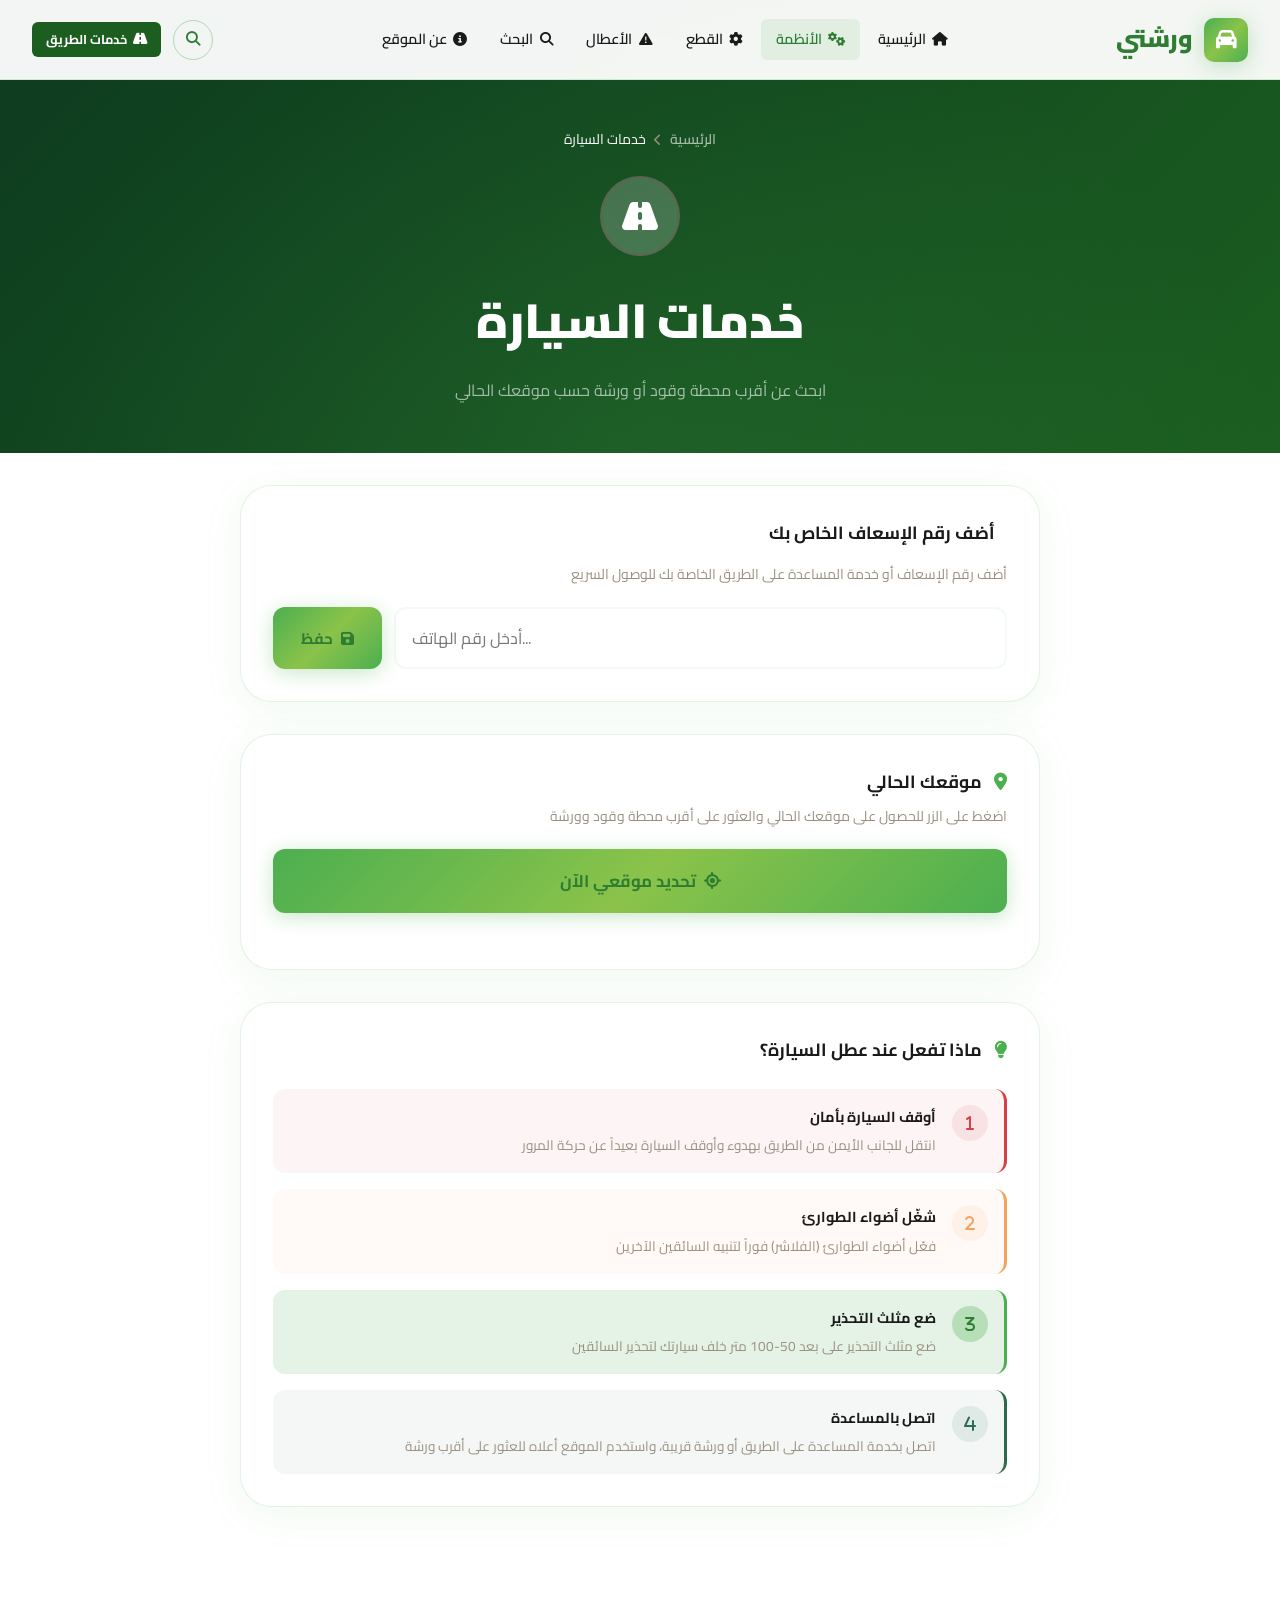
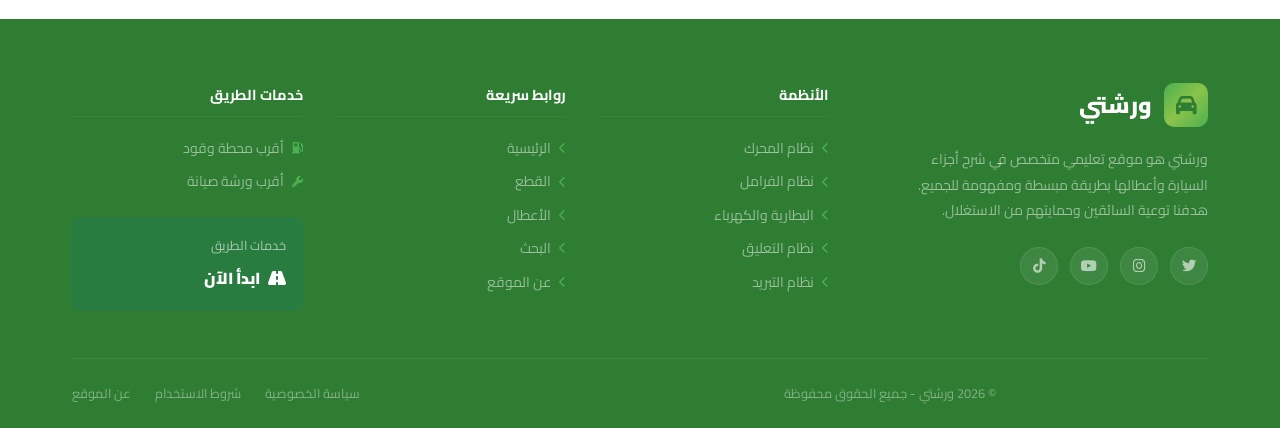
<file: emergency.html>
<!DOCTYPE html>
<html lang="ar" dir="rtl">
<head>
  <meta charset="UTF-8">
  <meta name="viewport" content="width=device-width, initial-scale=1.0">
  <meta name="description" content="خدمات السيارة - ورشتي | أقرب محطة وقود وورشة وأرقام الخدمات">
  <title>خدمات السيارة | ورشتي</title>
  <link rel="icon" href="data:image/svg+xml,<svg xmlns='http://www.w3.org/2000/svg' viewBox='0 0 100 100'><text y='.9em' font-size='90'>🔧</text></svg>">
  <link rel="stylesheet" href="style.css">
  <link rel="stylesheet" href="responsive.css">
  <link rel="stylesheet" href="https://cdnjs.cloudflare.com/ajax/libs/font-awesome/6.5.0/css/all.min.css">
  <link href="https://fonts.googleapis.com/css2?family=Cairo:wght@300;400;600;700;900&family=Tajawal:wght@300;400;500;700;800;900&display=swap" rel="stylesheet">
</head>
<body>

  <nav class="navbar" id="navbar">
    <div class="nav-container">
      <a href="index.html" class="nav-logo">
        <div class="nav-logo-icon"><i class="fas fa-car"></i></div>
        <span class="nav-logo-text">ورشتي</span>
      </a>
      <ul class="nav-menu">
        <li><a href="index.html" class="nav-link"><i class="fas fa-house"></i> الرئيسية</a></li>
        <li><a href="systems.html" class="nav-link active"><i class="fas fa-gears"></i> الأنظمة</a></li>
        <li><a href="parts.html" class="nav-link"><i class="fas fa-cog"></i> القطع</a></li>
        <li><a href="faults.html" class="nav-link"><i class="fas fa-triangle-exclamation"></i> الأعطال</a></li>
        <li><a href="search.html" class="nav-link"><i class="fas fa-search"></i> البحث</a></li>
        <li><a href="about.html" class="nav-link"><i class="fas fa-circle-info"></i> عن الموقع</a></li>
      </ul>
      <div class="nav-actions">
        <button class="nav-search-btn" onclick="window.location.href='search.html'"><i class="fas fa-search"></i></button>
        <a href="emergency.html" class="nav-emergency-btn"><i class="fas fa-road"></i> خدمات الطريق</a>
      </div>
      <button class="nav-hamburger"><span></span><span></span><span></span></button>
    </div>
  </nav>

  <div class="mobile-menu">
    <button class="mobile-menu-close"><i class="fas fa-times"></i></button>
    <a href="index.html" class="nav-link"><i class="fas fa-house"></i> الرئيسية</a>
    <a href="systems.html" class="nav-link"><i class="fas fa-gears"></i> الأنظمة</a>
    <a href="parts.html" class="nav-link"><i class="fas fa-cog"></i> القطع</a>
    <a href="faults.html" class="nav-link"><i class="fas fa-triangle-exclamation"></i> الأعطال</a>
    <a href="search.html" class="nav-link"><i class="fas fa-search"></i> البحث</a>
    <a href="emergency.html" class="btn btn-danger" style="margin-top:1rem; width:100%; justify-content:center;"><i class="fas fa-phone-alt"></i> طوارئ</a>
  </div>

  <div class="page-header" style="background:linear-gradient(135deg,#0d3b1f,#1b5e20);">
    <div class="container page-header-content">
      <div class="breadcrumb" style="justify-content:center; margin-bottom:1.5rem;">
        <a href="index.html" style="color:rgba(255,255,255,0.6);">الرئيسية</a>
        <span class="breadcrumb-sep"><i class="fas fa-chevron-left"></i></span>
        <span style="color:var(--white);">خدمات السيارة</span>
      </div>
      <div style="width:80px; height:80px; background:rgba(255, 255, 255, 0.2); border:2px solid rgba(118, 86, 87, 0.5); border-radius:50%; display:flex; align-items:center; justify-content:center; font-size:2rem; color:var(--white); margin:0 auto 1.5rem; animation:pulse-red 2s infinite;">
        <i class="fas fa-road"></i>
      </div>
      <h1 class="page-header-title">خدمات <span style="color:var(--white);">السيارة</span></h1>
      <p class="page-header-desc"> ابحث عن أقرب محطة وقود أو ورشة حسب موقعك الحالي</p>
    </div>
  </div>

  <section class="section" style="padding-top:2rem;">
    <div class="container">

      <div style="max-width:800px; margin:0 auto;">



        <div style="background:var(--white); border-radius:var(--radius-xl); padding:2rem; box-shadow:var(--shadow-dark); margin-bottom:2rem; border:1px solid rgba(76,175,80,0.15);">
          <h3 style="font-size:1.1rem; font-weight:700; margin-bottom:1rem; color:var(--text-primary);">
            <i class="fas fa-phone-plus" style="color:var(--green); margin-left:0.5rem;"></i>
            أضف رقم الإسعاف الخاص بك
          </h3>
          <p style="font-size:0.875rem; color:var(--text-muted); margin-bottom:1.25rem;">
            أضف رقم الإسعاف أو خدمة المساعدة على الطريق الخاصة بك للوصول السريع
          </p>
          <div style="display:flex; gap:0.75rem; flex-wrap:wrap;">
            <input type="tel" id="emergency-phone-input" placeholder="أدخل رقم الهاتف..." style="
              flex:1; min-width:200px; padding:0.875rem 1rem;
              border:2px solid rgba(76,175,80,0.06); border-radius:var(--radius-md);
              font-size:1rem; font-family:var(--font-arabic); direction:ltr;
              transition:var(--transition); outline:none;
            " onfocus="this.style.borderColor='var(--green)'" onblur="this.style.borderColor='rgba(76,175,80,0.06)'">
            <button class="btn btn-primary" onclick="saveEmergencyPhone()">
              <i class="fas fa-save"></i> حفظ
            </button>
            <a href="#" id="call-saved-btn" class="btn btn-danger" style="display:none;" onclick="callSaved()">
              <i class="fas fa-phone-alt"></i> اتصل الآن
            </a>
          </div>
          <div id="saved-phone-display" style="margin-top:1rem; display:none;">
            <div style="display:flex; align-items:center; gap:0.75rem; padding:0.875rem 1rem; background:rgba(45,106,79,0.08); border-radius:var(--radius-md); border:1px solid rgba(45,106,79,0.2);">
              <i class="fas fa-check-circle" style="color:var(--success);"></i>
              <span style="font-size:0.9rem; color:var(--text-secondary);">الرقم المحفوظ: </span>
              <span id="saved-phone-number" style="font-size:1rem; font-weight:700; color:var(--text-primary); direction:ltr;"></span>
              <button onclick="clearSavedPhone()" style="margin-right:auto; background:none; border:none; cursor:pointer; color:var(--text-muted); font-size:0.8rem;">
                <i class="fas fa-times"></i> حذف
              </button>
            </div>
          </div>
        </div>

        <div style="background:var(--white); border-radius:var(--radius-xl); padding:2rem; box-shadow:var(--shadow-dark); margin-bottom:2rem; border:1px solid rgba(76,175,80,0.15);">
          <h3 style="font-size:1.1rem; font-weight:700; margin-bottom:0.5rem; color:var(--text-primary);">
            <i class="fas fa-location-dot" style="color:var(--green); margin-left:0.5rem;"></i>
            موقعك الحالي
          </h3>
          <p style="font-size:0.875rem; color:var(--text-muted); margin-bottom:1.25rem;">
            اضغط على الزر للحصول على موقعك الحالي والعثور على أقرب محطة وقود وورشة
          </p>

          <button class="btn btn-primary btn-lg" id="get-location-btn" onclick="getLocation()" style="width:100%; justify-content:center; margin-bottom:1.5rem;">
            <i class="fas fa-location-crosshairs"></i>
            تحديد موقعي الآن
          </button>

          <div id="location-status" style="display:none; text-align:center; padding:1rem; background:var(--white-soft); border-radius:var(--radius-md);">
            <div class="spinner" style="margin:0 auto 0.75rem;"></div>
            <p style="font-size:0.875rem; color:var(--text-muted);">جاري تحديد موقعك...</p>
          </div>

          <div id="location-result" style="display:none;">
            <div style="padding:1rem; background:rgba(45,106,79,0.08); border-radius:var(--radius-md); border:1px solid rgba(45,106,79,0.2); margin-bottom:1.5rem;">
              <div style="display:flex; align-items:center; gap:0.75rem; margin-bottom:0.5rem;">
                <i class="fas fa-check-circle" style="color:var(--success);"></i>
                <span style="font-size:0.9rem; font-weight:700; color:var(--text-primary);">تم تحديد موقعك بنجاح</span>
              </div>
              <p id="location-coords" style="font-size:0.8rem; color:var(--text-muted); direction:ltr; margin:0;"></p>
            </div>

            <div style="display:grid; grid-template-columns:repeat(auto-fit,minmax(200px,1fr)); gap:1rem;">
              <a id="gas-station-link" href="#" target="_blank" class="btn btn-outline-gold" style="justify-content:center; flex-direction:column; padding:1.25rem; text-align:center; gap:0.4rem;">
                <i class="fas fa-gas-pump" style="font-size:1.5rem;"></i>
                <span style="font-size:0.875rem; font-weight:700;">أقرب محطة وقود</span>
                <span style="font-size:0.75rem; opacity:0.7;">فتح في خرائط جوجل</span>
              </a>
              <a id="workshop-link" href="#" target="_blank" class="btn btn-outline-gold" style="justify-content:center; flex-direction:column; padding:1.25rem; text-align:center; gap:0.4rem;">
                <i class="fas fa-wrench" style="font-size:1.5rem;"></i>
                <span style="font-size:0.875rem; font-weight:700;">أقرب ورشة سيارات</span>
                <span style="font-size:0.75rem; opacity:0.7;">فتح في خرائط جوجل</span>
              </a>
              <a id="hospital-link" href="#" target="_blank" class="btn btn-outline-gold" style="justify-content:center; flex-direction:column; padding:1.25rem; text-align:center; gap:0.4rem;">
                <i class="fas fa-hospital" style="font-size:1.5rem;"></i>
                <span style="font-size:0.875rem; font-weight:700;">أقرب مستشفى</span>
                <span style="font-size:0.75rem; opacity:0.7;">فتح في خرائط جوجل</span>
              </a>
            </div>
          </div>
        </div>

        <div style="background:var(--white); border-radius:var(--radius-xl); padding:2rem; box-shadow:var(--shadow-dark); margin-bottom:2rem; border:1px solid rgba(76,175,80,0.15);">
          <h3 style="font-size:1.1rem; font-weight:700; margin-bottom:1.5rem; color:var(--text-primary);">
            <i class="fas fa-lightbulb" style="color:var(--green); margin-left:0.5rem;"></i>
            ماذا تفعل عند عطل السيارة؟
          </h3>

          <div style="display:flex; flex-direction:column; gap:1rem;">
            <div style="display:flex; gap:1rem; padding:1rem; background:rgba(214,64,69,0.05); border-radius:var(--radius-md); border-right:3px solid var(--danger);">
              <div style="width:36px; height:36px; background:rgba(214,64,69,0.1); border-radius:50%; display:flex; align-items:center; justify-content:center; color:var(--danger); flex-shrink:0;">
                <i class="fas fa-1"></i>
              </div>
              <div>
                <h4 style="font-size:0.9rem; font-weight:700; color:var(--text-primary); margin-bottom:0.3rem;">أوقف السيارة بأمان</h4>
                <p style="font-size:0.85rem; color:var(--text-muted); line-height:1.7;">انتقل للجانب الأيمن من الطريق بهدوء وأوقف السيارة بعيداً عن حركة المرور</p>
              </div>
            </div>

            <div style="display:flex; gap:1rem; padding:1rem; background:rgba(244,162,97,0.05); border-radius:var(--radius-md); border-right:3px solid var(--warning);">
              <div style="width:36px; height:36px; background:rgba(244,162,97,0.1); border-radius:50%; display:flex; align-items:center; justify-content:center; color:var(--warning); flex-shrink:0;">
                <i class="fas fa-2"></i>
              </div>
              <div>
                <h4 style="font-size:0.9rem; font-weight:700; color:var(--text-primary); margin-bottom:0.3rem;">شغّل أضواء الطوارئ</h4>
                <p style="font-size:0.85rem; color:var(--text-muted); line-height:1.7;">فعّل أضواء الطوارئ (الفلاشر) فوراً لتنبيه السائقين الآخرين</p>
              </div>
            </div>

            <div style="display:flex; gap:1rem; padding:1rem; background:rgba(76,175,80,0.15); border-radius:var(--radius-md); border-right:3px solid var(--green);">
              <div style="width:36px; height:36px; background:rgba(76,175,80,0.3); border-radius:50%; display:flex; align-items:center; justify-content:center; color:var(--green-dark); flex-shrink:0;">
                <i class="fas fa-3"></i>
              </div>
              <div>
                <h4 style="font-size:0.9rem; font-weight:700; color:var(--text-primary); margin-bottom:0.3rem;">ضع مثلث التحذير</h4>
                <p style="font-size:0.85rem; color:var(--text-muted); line-height:1.7;">ضع مثلث التحذير على بعد 50-100 متر خلف سيارتك لتحذير السائقين</p>
              </div>
            </div>

            <div style="display:flex; gap:1rem; padding:1rem; background:rgba(45,106,79,0.05); border-radius:var(--radius-md); border-right:3px solid var(--success);">
              <div style="width:36px; height:36px; background:rgba(45,106,79,0.1); border-radius:50%; display:flex; align-items:center; justify-content:center; color:var(--success); flex-shrink:0;">
                <i class="fas fa-4"></i>
              </div>
              <div>
                <h4 style="font-size:0.9rem; font-weight:700; color:var(--text-primary); margin-bottom:0.3rem;">اتصل بالمساعدة</h4>
                <p style="font-size:0.85rem; color:var(--text-muted); line-height:1.7;">اتصل بخدمة المساعدة على الطريق أو ورشة قريبة، واستخدم الموقع أعلاه للعثور على أقرب ورشة</p>
              </div>
            </div>
          </div>
        </div>
      </div>
    </div>
  </section>

  <footer class="footer">
    <div class="container">
      <div class="footer-grid">
        <div class="footer-brand">
          <a href="index.html" class="footer-logo">
            <div class="footer-logo-icon"><i class="fas fa-car"></i></div>
            <span class="footer-logo-text">ورشتي</span>
          </a>
          <p class="footer-desc">
            ورشتي هو موقع تعليمي متخصص في شرح أجزاء السيارة وأعطالها بطريقة مبسطة ومفهومة للجميع. هدفنا توعية السائقين وحمايتهم من الاستغلال.
          </p>
          <div class="footer-social">
            <a href="#" class="footer-social-btn"><i class="fab fa-twitter"></i></a>
            <a href="#" class="footer-social-btn"><i class="fab fa-instagram"></i></a>
            <a href="#" class="footer-social-btn"><i class="fab fa-youtube"></i></a>
            <a href="#" class="footer-social-btn"><i class="fab fa-tiktok"></i></a>
          </div>
        </div>

        <div>
          <h4 class="footer-col-title">الأنظمة</h4>
          <ul class="footer-links">
            <li><a href="systems.html?system=engine" class="footer-link"><i class="fas fa-chevron-left"></i> نظام المحرك</a></li>
            <li><a href="systems.html?system=brakes" class="footer-link"><i class="fas fa-chevron-left"></i> نظام الفرامل</a></li>
            <li><a href="systems.html?system=battery" class="footer-link"><i class="fas fa-chevron-left"></i> البطارية والكهرباء</a></li>
            <li><a href="systems.html?system=suspension" class="footer-link"><i class="fas fa-chevron-left"></i> نظام التعليق</a></li>
            <li><a href="systems.html?system=cooling" class="footer-link"><i class="fas fa-chevron-left"></i> نظام التبريد</a></li>
          </ul>
        </div>

        <div>
          <h4 class="footer-col-title">روابط سريعة</h4>
          <ul class="footer-links">
            <li><a href="index.html" class="footer-link"><i class="fas fa-chevron-left"></i> الرئيسية</a></li>
            <li><a href="parts.html" class="footer-link"><i class="fas fa-chevron-left"></i> القطع</a></li>
            <li><a href="faults.html" class="footer-link"><i class="fas fa-chevron-left"></i> الأعطال</a></li>
            <li><a href="search.html" class="footer-link"><i class="fas fa-chevron-left"></i> البحث</a></li>

            <li><a href="about.html" class="footer-link"><i class="fas fa-chevron-left"></i> عن الموقع</a></li>
          </ul>
        </div>

        <div>
          <h4 class="footer-col-title">خدمات الطريق</h4>
          <ul class="footer-links">
            <li><a href="emergency.html" class="footer-link"><i class="fas fa-gas-pump"></i> أقرب محطة وقود</a></li>
            <li><a href="emergency.html" class="footer-link"><i class="fas fa-wrench"></i> أقرب ورشة صيانة</a></li>
          </ul>
          <div style="margin-top:1.5rem; padding:1rem; background:rgba(0,119,182,0.1); border-radius:var(--radius-md); border:1px solid rgba(0,119,182,0.2);">
            <p style="font-size:0.8rem; color:rgba(255,255,255,0.6); margin-bottom:0.5rem;">خدمات الطريق</p>
            <a href="emergency.html" style="font-size:1rem; font-weight:900; color:#ffffff; text-decoration:none; display:inline-flex; align-items:center; gap:0.5rem;"><i class="fas fa-road"></i> ابدأ الآن</a>
          </div>
        </div>
      </div>

      <div class="footer-bottom">
        <p class="footer-copyright">
          <p class="footer-copyright">&copy; 2026 ورشتي - جميع الحقوق محفوظة</p>
        </p>
        <div class="footer-bottom-links">
          <a href="#" class="footer-bottom-link">سياسة الخصوصية</a>
          <a href="#" class="footer-bottom-link">شروط الاستخدام</a>
          <a href="about.html" class="footer-bottom-link">عن الموقع</a>
        </div>
      </div>
    </div>
  </footer>

  <div class="toast-container"></div>
  <script src="storage.js"></script>
  <script src="data.js"></script>
  <script src="main.js"></script>

  <script>
    function saveEmergencyPhone() {
      const input = document.querySelector('#emergency-phone-input');
      const phone = input.value.trim();
      if (!phone) {
        Toast.show('الرجاء إدخال رقم الهاتف', 'fa-exclamation-circle');
        return;
      }
      Storage.setEmergencyPhone(phone);
      showSavedPhone(phone);
      Toast.show('تم حفظ رقم الطوارئ بنجاح', 'fa-check-circle');
    }

    function showSavedPhone(phone) {
      const display = document.querySelector('#saved-phone-display');
      const numberEl = document.querySelector('#saved-phone-number');
      const callBtn = document.querySelector('#call-saved-btn');
      if (display && numberEl) {
        display.style.display = 'block';
        numberEl.textContent = phone;
        if (callBtn) {
          callBtn.style.display = 'flex';
          callBtn.href = `tel:${phone}`;
        }
      }
    }

    function callSaved() {
      const phone = Storage.getEmergencyPhone();
      if (phone) window.location.href = `tel:${phone}`;
    }

    function clearSavedPhone() {
      Storage.setEmergencyPhone('');
      document.querySelector('#saved-phone-display').style.display = 'none';
      document.querySelector('#call-saved-btn').style.display = 'none';
      document.querySelector('#emergency-phone-input').value = '';
      Toast.show('تم حذف الرقم المحفوظ', 'fa-trash');
    }

    function getLocation() {
      const btn = document.querySelector('#get-location-btn');
      const status = document.querySelector('#location-status');
      const result = document.querySelector('#location-result');

      btn.disabled = true;
      btn.innerHTML = '<i class="fas fa-spinner fa-spin"></i> جاري التحديد...';
      status.style.display = 'block';
      result.style.display = 'none';

      if (!navigator.geolocation) {
        showLocationError('المتصفح لا يدعم تحديد الموقع');
        return;
      }

      navigator.geolocation.getCurrentPosition(
        (position) => {
          const lat = position.coords.latitude;
          const lng = position.coords.longitude;

          status.style.display = 'none';
          result.style.display = 'block';
          btn.disabled = false;
          btn.innerHTML = '<i class="fas fa-location-crosshairs"></i> تحديث الموقع';

          document.querySelector('#location-coords').textContent = `خط العرض: ${lat.toFixed(6)} | خط الطول: ${lng.toFixed(6)}`;

          document.querySelector('#gas-station-link').href = `https://www.google.com/maps/search/gas+station/@${lat},${lng},15z`;
          document.querySelector('#workshop-link').href = `https://www.google.com/maps/search/car+repair+workshop/@${lat},${lng},15z`;
          document.querySelector('#hospital-link').href = `https://www.google.com/maps/search/hospital/@${lat},${lng},15z`;

          Toast.show('تم تحديد موقعك بنجاح', 'fa-check-circle');
        },
        (error) => {
          btn.disabled = false;
          btn.innerHTML = '<i class="fas fa-location-crosshairs"></i> تحديد موقعي الآن';
          status.style.display = 'none';

          let msg = 'فشل تحديد الموقع';
          if (error.code === 1) msg = 'تم رفض الإذن. الرجاء السماح بالوصول للموقع من إعدادات المتصفح';
          else if (error.code === 2) msg = 'تعذر تحديد الموقع. تأكد من تفعيل GPS';
          else if (error.code === 3) msg = 'انتهت مهلة تحديد الموقع. حاول مرة أخرى';

          Toast.show(msg, 'fa-exclamation-circle');
        },
        { timeout: 15000, enableHighAccuracy: true }
      );
    }

    function showLocationError(msg) {
      const btn = document.querySelector('#get-location-btn');
      const status = document.querySelector('#location-status');
      btn.disabled = false;
      btn.innerHTML = '<i class="fas fa-location-crosshairs"></i> تحديد موقعي الآن';
      status.style.display = 'none';
      Toast.show(msg, 'fa-exclamation-circle');
    }

    document.addEventListener('DOMContentLoaded', () => {
      const savedPhone = Storage.getEmergencyPhone();
      if (savedPhone) {
        document.querySelector('#emergency-phone-input').value = savedPhone;
        showSavedPhone(savedPhone);
      }
    });
  </script>
</body>
</html>
</file>
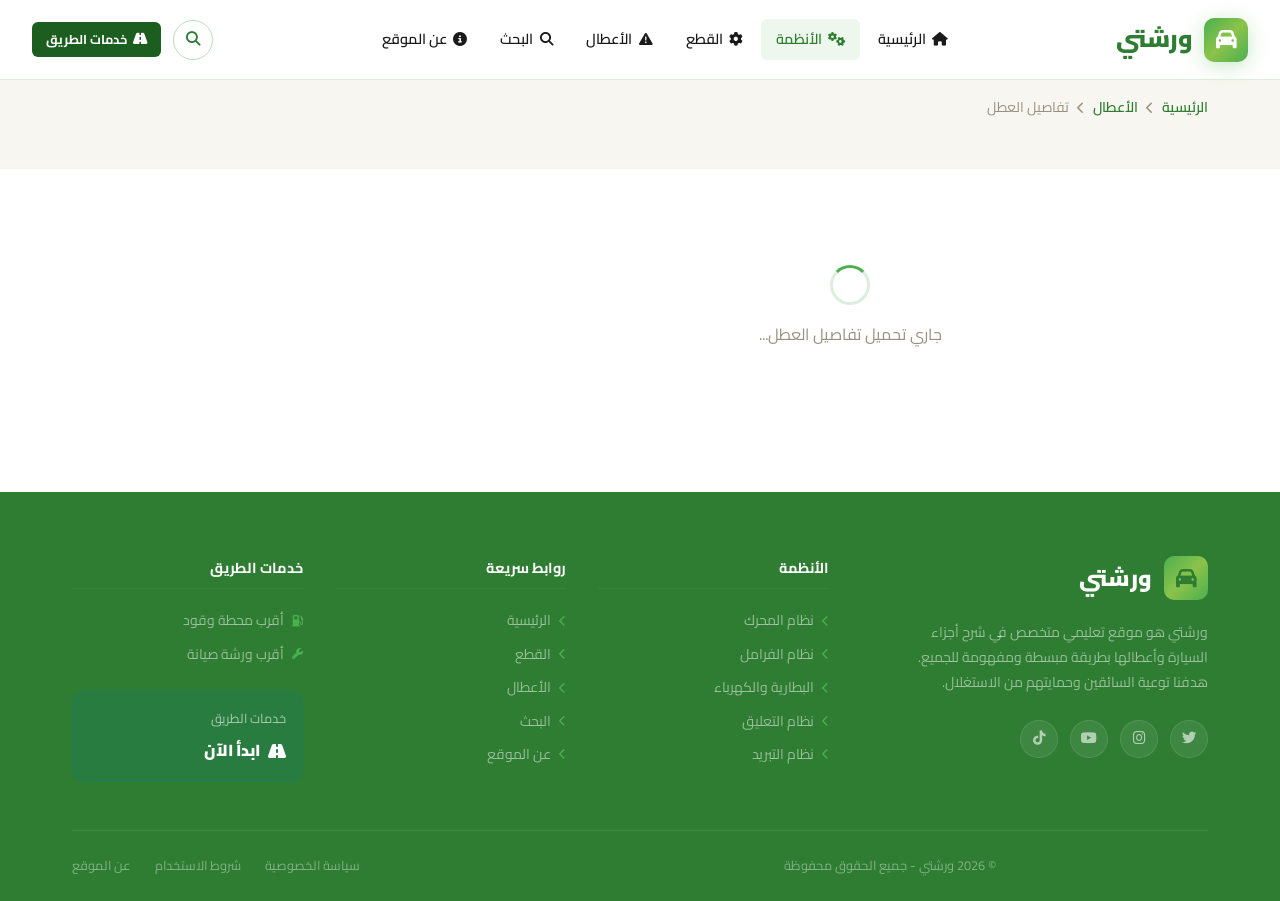
<file: fault-details.html>
<!DOCTYPE html>
<html lang="ar" dir="rtl">
<head>
  <meta charset="UTF-8">
  <meta name="viewport" content="width=device-width, initial-scale=1.0">
  <meta name="description" content="تفاصيل العطل | ورشتي">
  <title>تفاصيل العطل | ورشتي</title>
  <link rel="icon" href="data:image/svg+xml,<svg xmlns='http://www.w3.org/2000/svg' viewBox='0 0 100 100'><text y='.9em' font-size='90'>🔧</text></svg>">
  <link rel="stylesheet" href="style.css">
  <link rel="stylesheet" href="responsive.css">
  <link rel="stylesheet" href="https://cdnjs.cloudflare.com/ajax/libs/font-awesome/6.5.0/css/all.min.css">
  <link href="https://fonts.googleapis.com/css2?family=Cairo:wght@300;400;600;700;900&family=Tajawal:wght@300;400;500;700;800;900&display=swap" rel="stylesheet">
</head>
<body>

  <nav class="navbar" id="navbar">
    <div class="nav-container">
      <a href="index.html" class="nav-logo">
        <div class="nav-logo-icon"><i class="fas fa-car"></i></div>
        <span class="nav-logo-text">ورشتي</span>
      </a>
      <ul class="nav-menu">
        <li><a href="index.html" class="nav-link"><i class="fas fa-house"></i> الرئيسية</a></li>
        <li><a href="systems.html" class="nav-link active"><i class="fas fa-gears"></i> الأنظمة</a></li>
        <li><a href="parts.html" class="nav-link"><i class="fas fa-cog"></i> القطع</a></li>
        <li><a href="faults.html" class="nav-link"><i class="fas fa-triangle-exclamation"></i> الأعطال</a></li>
        <li><a href="search.html" class="nav-link"><i class="fas fa-search"></i> البحث</a></li>
        <li><a href="about.html" class="nav-link"><i class="fas fa-circle-info"></i> عن الموقع</a></li>
      </ul>
      <div class="nav-actions">
        <button class="nav-search-btn" onclick="window.location.href='search.html'"><i class="fas fa-search"></i></button>
        <a href="emergency.html" class="nav-emergency-btn"><i class="fas fa-road"></i> خدمات الطريق</a>
      </div>
      <button class="nav-hamburger"><span></span><span></span><span></span></button>
    </div>
  </nav>

  <div class="mobile-menu">
    <button class="mobile-menu-close"><i class="fas fa-times"></i></button>
    <a href="index.html" class="nav-link"><i class="fas fa-house"></i> الرئيسية</a>
    <a href="systems.html" class="nav-link"><i class="fas fa-gears"></i> الأنظمة</a>
    <a href="parts.html" class="nav-link"><i class="fas fa-cog"></i> القطع</a>
    <a href="faults.html" class="nav-link active"><i class="fas fa-triangle-exclamation"></i> الأعطال</a>
    <a href="search.html" class="nav-link"><i class="fas fa-search"></i> البحث</a>
    <a href="emergency.html" class="btn btn-danger" style="margin-top:1rem; width:100%; justify-content:center;"><i class="fas fa-phone-alt"></i> طوارئ</a>
  </div>

  <div style="background:var(--white-soft); padding:1rem 0; border-bottom:1px solid rgba(76,175,80,0.03); margin-top:80px;">
    <div class="container">
      <div class="breadcrumb" id="fault-breadcrumb">
        <a href="index.html">الرئيسية</a>
        <span class="breadcrumb-sep"><i class="fas fa-chevron-left"></i></span>
        <a href="faults.html">الأعطال</a>
        <span class="breadcrumb-sep"><i class="fas fa-chevron-left"></i></span>
        <span>تفاصيل العطل</span>
      </div>
    </div>
  </div>

  <section class="section" style="padding-top:2rem;">
    <div class="container">
      <div class="detail-layout">
        <div class="detail-main" id="fault-main">
          <div style="text-align:center; padding:4rem 2rem;">
            <div class="spinner" style="margin:0 auto 1rem;"></div>
            <p style="color:var(--text-muted);">جاري تحميل تفاصيل العطل...</p>
          </div>
        </div>

        <div class="detail-sidebar" id="fault-sidebar">
        </div>
      </div>
    </div>
  </section>

  <footer class="footer">
    <div class="container">
      <div class="footer-grid">
        <div class="footer-brand">
          <a href="index.html" class="footer-logo">
            <div class="footer-logo-icon"><i class="fas fa-car"></i></div>
            <span class="footer-logo-text">ورشتي</span>
          </a>
          <p class="footer-desc">
            ورشتي هو موقع تعليمي متخصص في شرح أجزاء السيارة وأعطالها بطريقة مبسطة ومفهومة للجميع. هدفنا توعية السائقين وحمايتهم من الاستغلال.
          </p>
          <div class="footer-social">
            <a href="#" class="footer-social-btn"><i class="fab fa-twitter"></i></a>
            <a href="#" class="footer-social-btn"><i class="fab fa-instagram"></i></a>
            <a href="#" class="footer-social-btn"><i class="fab fa-youtube"></i></a>
            <a href="#" class="footer-social-btn"><i class="fab fa-tiktok"></i></a>
          </div>
        </div>

        <div>
          <h4 class="footer-col-title">الأنظمة</h4>
          <ul class="footer-links">
            <li><a href="systems.html?system=engine" class="footer-link"><i class="fas fa-chevron-left"></i> نظام المحرك</a></li>
            <li><a href="systems.html?system=brakes" class="footer-link"><i class="fas fa-chevron-left"></i> نظام الفرامل</a></li>
            <li><a href="systems.html?system=battery" class="footer-link"><i class="fas fa-chevron-left"></i> البطارية والكهرباء</a></li>
            <li><a href="systems.html?system=suspension" class="footer-link"><i class="fas fa-chevron-left"></i> نظام التعليق</a></li>
            <li><a href="systems.html?system=cooling" class="footer-link"><i class="fas fa-chevron-left"></i> نظام التبريد</a></li>
          </ul>
        </div>

        <div>
          <h4 class="footer-col-title">روابط سريعة</h4>
          <ul class="footer-links">
            <li><a href="index.html" class="footer-link"><i class="fas fa-chevron-left"></i> الرئيسية</a></li>
            <li><a href="parts.html" class="footer-link"><i class="fas fa-chevron-left"></i> القطع</a></li>
            <li><a href="faults.html" class="footer-link"><i class="fas fa-chevron-left"></i> الأعطال</a></li>
            <li><a href="search.html" class="footer-link"><i class="fas fa-chevron-left"></i> البحث</a></li>

            <li><a href="about.html" class="footer-link"><i class="fas fa-chevron-left"></i> عن الموقع</a></li>
          </ul>
        </div>

        <div>
          <h4 class="footer-col-title">خدمات الطريق</h4>
          <ul class="footer-links">
            <li><a href="emergency.html" class="footer-link"><i class="fas fa-gas-pump"></i> أقرب محطة وقود</a></li>
            <li><a href="emergency.html" class="footer-link"><i class="fas fa-wrench"></i> أقرب ورشة صيانة</a></li>
          </ul>
          <div style="margin-top:1.5rem; padding:1rem; background:rgba(0,119,182,0.1); border-radius:var(--radius-md); border:1px solid rgba(0,119,182,0.2);">
            <p style="font-size:0.8rem; color:rgba(255,255,255,0.6); margin-bottom:0.5rem;">خدمات الطريق</p>
            <a href="emergency.html" style="font-size:1rem; font-weight:900; color:#ffffff; text-decoration:none; display:inline-flex; align-items:center; gap:0.5rem;"><i class="fas fa-road"></i> ابدأ الآن</a>
          </div>
        </div>
      </div>

      <div class="footer-bottom">
        <p class="footer-copyright">
          <p class="footer-copyright">&copy; 2026 ورشتي - جميع الحقوق محفوظة</p>
        </p>
        <div class="footer-bottom-links">
          <a href="#" class="footer-bottom-link">سياسة الخصوصية</a>
          <a href="#" class="footer-bottom-link">شروط الاستخدام</a>
          <a href="about.html" class="footer-bottom-link">عن الموقع</a>
        </div>
      </div>
    </div>
  </footer>

  <div class="toast-container"></div>
  <script src="storage.js"></script>
  <script src="data.js"></script>
  <script src="main.js"></script>
  <script src="system.js"></script>
</body>
</html>
</file>
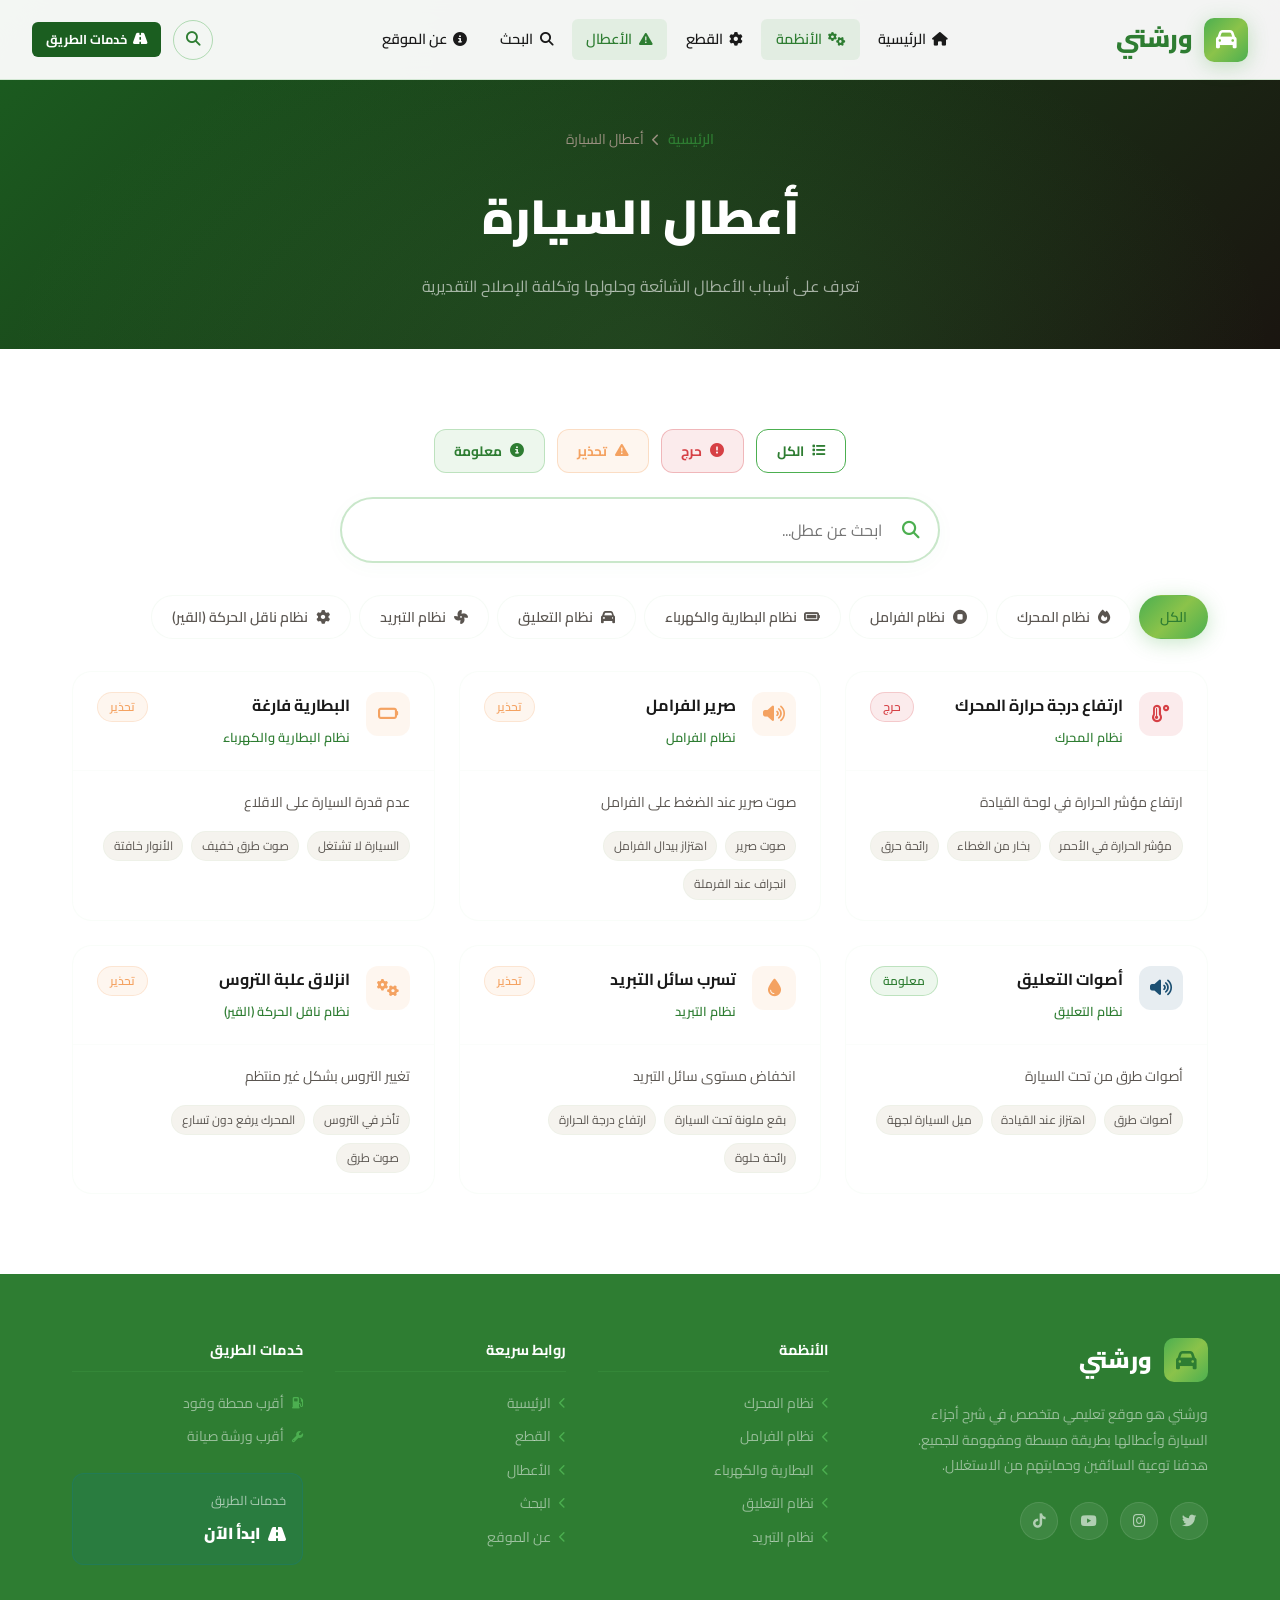
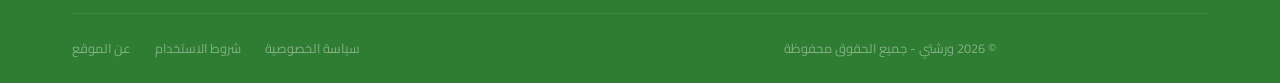
<file: faults.html>
<!DOCTYPE html>
<html lang="ar" dir="rtl">
<head>
  <meta charset="UTF-8">
  <meta name="viewport" content="width=device-width, initial-scale=1.0">
  <meta name="description" content="أعطال السيارة - ورشتي | تعرف على أسباب الأعطال وحلولها وتكلفة الإصلاح">
  <title>أعطال السيارة | ورشتي</title>
  <link rel="icon" href="data:image/svg+xml,<svg xmlns='http://www.w3.org/2000/svg' viewBox='0 0 100 100'><text y='.9em' font-size='90'>🔧</text></svg>">
  <link rel="stylesheet" href="style.css">
  <link rel="stylesheet" href="responsive.css">
  <link rel="stylesheet" href="https://cdnjs.cloudflare.com/ajax/libs/font-awesome/6.5.0/css/all.min.css">
  <link href="https://fonts.googleapis.com/css2?family=Cairo:wght@300;400;600;700;900&family=Tajawal:wght@300;400;500;700;800;900&display=swap" rel="stylesheet">
</head>
<body>

  <nav class="navbar" id="navbar">
    <div class="nav-container">
      <a href="index.html" class="nav-logo">
        <div class="nav-logo-icon"><i class="fas fa-car"></i></div>
        <span class="nav-logo-text">ورشتي</span>
      </a>
      <ul class="nav-menu">
        <li><a href="index.html" class="nav-link"><i class="fas fa-house"></i> الرئيسية</a></li>
        <li><a href="systems.html" class="nav-link active"><i class="fas fa-gears"></i> الأنظمة</a></li>
        <li><a href="parts.html" class="nav-link"><i class="fas fa-cog"></i> القطع</a></li>
        <li><a href="faults.html" class="nav-link"><i class="fas fa-triangle-exclamation"></i> الأعطال</a></li>
        <li><a href="search.html" class="nav-link"><i class="fas fa-search"></i> البحث</a></li>
        <li><a href="about.html" class="nav-link"><i class="fas fa-circle-info"></i> عن الموقع</a></li>
      </ul>
      <div class="nav-actions">
        <button class="nav-search-btn" onclick="window.location.href='search.html'"><i class="fas fa-search"></i></button>
        <a href="emergency.html" class="nav-emergency-btn"><i class="fas fa-road"></i> خدمات الطريق</a>
      </div>
      <button class="nav-hamburger"><span></span><span></span><span></span></button>
    </div>
  </nav>

  <div class="mobile-menu">
    <button class="mobile-menu-close"><i class="fas fa-times"></i></button>
    <a href="index.html" class="nav-link"><i class="fas fa-house"></i> الرئيسية</a>
    <a href="systems.html" class="nav-link"><i class="fas fa-gears"></i> الأنظمة</a>
    <a href="parts.html" class="nav-link"><i class="fas fa-cog"></i> القطع</a>
    <a href="faults.html" class="nav-link active"><i class="fas fa-triangle-exclamation"></i> الأعطال</a>
    <a href="search.html" class="nav-link"><i class="fas fa-search"></i> البحث</a>
    <a href="about.html" class="nav-link"><i class="fas fa-circle-info"></i> عن الموقع</a>
  </div>

  <div class="page-header">
    <div class="container page-header-content">
      <div class="breadcrumb" style="justify-content:center; margin-bottom:1.5rem;">
        <a href="index.html">الرئيسية</a>
        <span class="breadcrumb-sep"><i class="fas fa-chevron-left"></i></span>
        <span>أعطال السيارة</span>
      </div>
      <h1 class="page-header-title">أعطال السيارة</h1>
      <p class="page-header-desc">تعرف على أسباب الأعطال الشائعة وحلولها وتكلفة الإصلاح التقديرية</p>
    </div>
  </div>

  <section class="section">
    <div class="container">
      <div style="display:flex; gap:0.75rem; flex-wrap:wrap; margin-bottom:1.5rem; justify-content:center;">
        <button class="btn btn-outline-gold btn-sm active" id="all-severity-btn" onclick="filterBySeverity('all')">
          <i class="fas fa-list"></i> الكل
        </button>
        <button class="btn btn-sm" style="background:rgba(214,64,69,0.1); color:var(--danger); border:1px solid rgba(214,64,69,0.3);" onclick="filterBySeverity('critical')">
          <i class="fas fa-circle-exclamation"></i> حرج
        </button>
        <button class="btn btn-sm" style="background:rgba(244,162,97,0.1); color:var(--warning); border:1px solid rgba(244,162,97,0.3);" onclick="filterBySeverity('warning')">
          <i class="fas fa-triangle-exclamation"></i> تحذير
        </button>
        <button class="btn btn-sm" style="background:rgba(76,175,80,0.1); color:var(--green-dark); border:1px solid rgba(76,175,80,0.3);" onclick="filterBySeverity('info')">
          <i class="fas fa-circle-info"></i> معلومة
        </button>
      </div>

      <div style="max-width:600px; margin:0 auto 2rem;">
        <div class="search-bar-wrapper">
          <i class="fas fa-search search-bar-icon"></i>
          <input type="text" id="faults-search" class="search-bar" placeholder="ابحث عن عطل...">
        </div>
      </div>

      <div class="filter-tabs" id="faults-filter-tabs" style="margin-bottom:2rem;">
      </div>

      <div class="systems-grid" id="faults-grid">
        <div class="spinner"></div>
      </div>
    </div>
  </section>

  <footer class="footer">
    <div class="container">
      <div class="footer-grid">
        <div class="footer-brand">
          <a href="index.html" class="footer-logo">
            <div class="footer-logo-icon"><i class="fas fa-car"></i></div>
            <span class="footer-logo-text">ورشتي</span>
          </a>
          <p class="footer-desc">
            ورشتي هو موقع تعليمي متخصص في شرح أجزاء السيارة وأعطالها بطريقة مبسطة ومفهومة للجميع. هدفنا توعية السائقين وحمايتهم من الاستغلال.
          </p>
          <div class="footer-social">
            <a href="#" class="footer-social-btn"><i class="fab fa-twitter"></i></a>
            <a href="#" class="footer-social-btn"><i class="fab fa-instagram"></i></a>
            <a href="#" class="footer-social-btn"><i class="fab fa-youtube"></i></a>
            <a href="#" class="footer-social-btn"><i class="fab fa-tiktok"></i></a>
          </div>
        </div>

        <div>
          <h4 class="footer-col-title">الأنظمة</h4>
          <ul class="footer-links">
            <li><a href="systems.html?system=engine" class="footer-link"><i class="fas fa-chevron-left"></i> نظام المحرك</a></li>
            <li><a href="systems.html?system=brakes" class="footer-link"><i class="fas fa-chevron-left"></i> نظام الفرامل</a></li>
            <li><a href="systems.html?system=battery" class="footer-link"><i class="fas fa-chevron-left"></i> البطارية والكهرباء</a></li>
            <li><a href="systems.html?system=suspension" class="footer-link"><i class="fas fa-chevron-left"></i> نظام التعليق</a></li>
            <li><a href="systems.html?system=cooling" class="footer-link"><i class="fas fa-chevron-left"></i> نظام التبريد</a></li>
          </ul>
        </div>

        <div>
          <h4 class="footer-col-title">روابط سريعة</h4>
          <ul class="footer-links">
            <li><a href="index.html" class="footer-link"><i class="fas fa-chevron-left"></i> الرئيسية</a></li>
            <li><a href="parts.html" class="footer-link"><i class="fas fa-chevron-left"></i> القطع</a></li>
            <li><a href="faults.html" class="footer-link"><i class="fas fa-chevron-left"></i> الأعطال</a></li>
            <li><a href="search.html" class="footer-link"><i class="fas fa-chevron-left"></i> البحث</a></li>

            <li><a href="about.html" class="footer-link"><i class="fas fa-chevron-left"></i> عن الموقع</a></li>
          </ul>
        </div>

        <div>
          <h4 class="footer-col-title">خدمات الطريق</h4>
          <ul class="footer-links">
            <li><a href="emergency.html" class="footer-link"><i class="fas fa-gas-pump"></i> أقرب محطة وقود</a></li>
            <li><a href="emergency.html" class="footer-link"><i class="fas fa-wrench"></i> أقرب ورشة صيانة</a></li>
          </ul>
          <div style="margin-top:1.5rem; padding:1rem; background:rgba(0,119,182,0.1); border-radius:var(--radius-md); border:1px solid rgba(0,119,182,0.2);">
            <p style="font-size:0.8rem; color:rgba(255,255,255,0.6); margin-bottom:0.5rem;">خدمات الطريق</p>
            <a href="emergency.html" style="font-size:1rem; font-weight:900; color:#ffffff; text-decoration:none; display:inline-flex; align-items:center; gap:0.5rem;"><i class="fas fa-road"></i> ابدأ الآن</a>
          </div>
        </div>
      </div>

      <div class="footer-bottom">
        <p class="footer-copyright">
          <p class="footer-copyright">&copy; 2026 ورشتي - جميع الحقوق محفوظة</p>
        </p>
        <div class="footer-bottom-links">
          <a href="#" class="footer-bottom-link">سياسة الخصوصية</a>
          <a href="#" class="footer-bottom-link">شروط الاستخدام</a>
          <a href="about.html" class="footer-bottom-link">عن الموقع</a>
        </div>
      </div>
    </div>
  </footer>

  <div class="toast-container"></div>
  <script src="storage.js"></script>
  <script src="data.js"></script>
  <script src="main.js"></script>
  <script src="search.js"></script>
  <script src="system.js"></script>
  <script>
    let currentSeverity = 'all';

    function filterBySeverity(severity) {
      currentSeverity = severity;
      const cards = document.querySelectorAll('#faults-grid .fault-card');
      cards.forEach(card => {
        const cardSeverity = card.querySelector('.fault-severity')?.classList[1];
        card.style.display = (severity === 'all' || cardSeverity === severity) ? '' : 'none';
      });
      document.querySelectorAll('[onclick^="filterBySeverity"]').forEach(btn => btn.classList.remove('active'));
    }

    document.addEventListener('DOMContentLoaded', () => {
      const searchInput = document.querySelector('#faults-search');
      if (searchInput) {
        searchInput.addEventListener('input', Utils.debounce((e) => {
          const query = e.target.value.toLowerCase().trim();
          const cards = document.querySelectorAll('#faults-grid .fault-card');
          cards.forEach(card => {
            const name = card.querySelector('.fault-card-title')?.textContent.toLowerCase() || '';
            const desc = card.querySelector('.fault-card-desc')?.textContent.toLowerCase() || '';
            card.style.display = (name.includes(query) || desc.includes(query)) ? '' : 'none';
          });
        }, 200));
      }
    });
  </script>
</body>
</html>
</file>
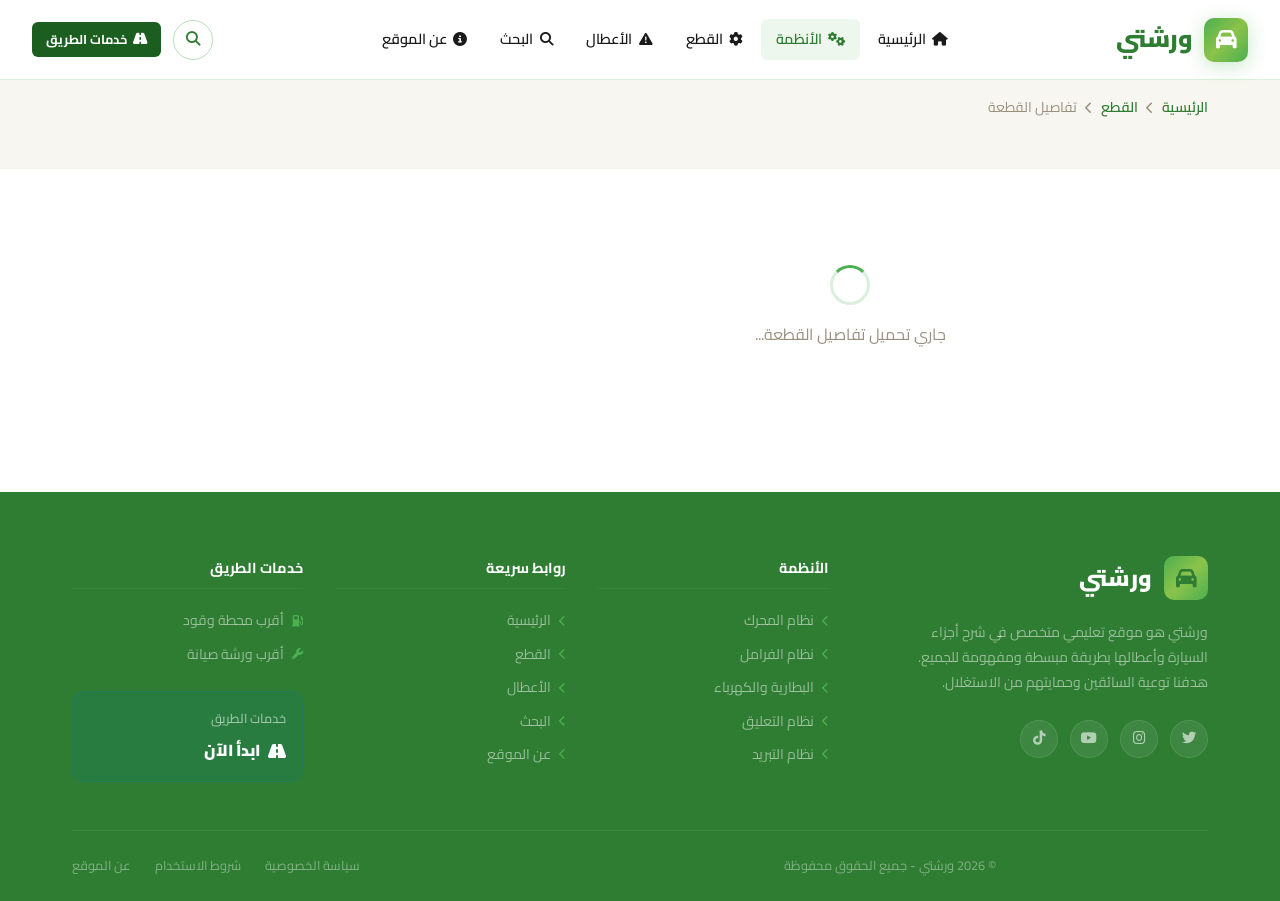
<file: part-details.html>
<!DOCTYPE html>
<html lang="ar" dir="rtl">
<head>
  <meta charset="UTF-8">
  <meta name="viewport" content="width=device-width, initial-scale=1.0">
  <meta name="description" content="تفاصيل القطعة | ورشتي">
  <title>تفاصيل القطعة | ورشتي</title>
  <link rel="icon" href="data:image/svg+xml,<svg xmlns='http://www.w3.org/2000/svg' viewBox='0 0 100 100'><text y='.9em' font-size='90'>🔧</text></svg>">
  <link rel="stylesheet" href="style.css">
  <link rel="stylesheet" href="responsive.css">
  <link rel="stylesheet" href="https://cdnjs.cloudflare.com/ajax/libs/font-awesome/6.5.0/css/all.min.css">
  <link href="https://fonts.googleapis.com/css2?family=Cairo:wght@300;400;600;700;900&family=Tajawal:wght@300;400;500;700;800;900&display=swap" rel="stylesheet">
</head>
<body>

  <nav class="navbar" id="navbar">
    <div class="nav-container">
      <a href="index.html" class="nav-logo">
        <div class="nav-logo-icon"><i class="fas fa-car"></i></div>
        <span class="nav-logo-text">ورشتي</span>
      </a>
      <ul class="nav-menu">
        <li><a href="index.html" class="nav-link"><i class="fas fa-house"></i> الرئيسية</a></li>
        <li><a href="systems.html" class="nav-link active"><i class="fas fa-gears"></i> الأنظمة</a></li>
        <li><a href="parts.html" class="nav-link"><i class="fas fa-cog"></i> القطع</a></li>
        <li><a href="faults.html" class="nav-link"><i class="fas fa-triangle-exclamation"></i> الأعطال</a></li>
        <li><a href="search.html" class="nav-link"><i class="fas fa-search"></i> البحث</a></li>
        <li><a href="about.html" class="nav-link"><i class="fas fa-circle-info"></i> عن الموقع</a></li>
      </ul>
      <div class="nav-actions">
        <button class="nav-search-btn" onclick="window.location.href='search.html'"><i class="fas fa-search"></i></button>
        <a href="emergency.html" class="nav-emergency-btn"><i class="fas fa-road"></i> خدمات الطريق</a>
      </div>
      <button class="nav-hamburger"><span></span><span></span><span></span></button>
    </div>
  </nav>

  <div class="mobile-menu">
    <button class="mobile-menu-close"><i class="fas fa-times"></i></button>
    <a href="index.html" class="nav-link"><i class="fas fa-house"></i> الرئيسية</a>
    <a href="systems.html" class="nav-link"><i class="fas fa-gears"></i> الأنظمة</a>
    <a href="parts.html" class="nav-link active"><i class="fas fa-cog"></i> القطع</a>
    <a href="faults.html" class="nav-link"><i class="fas fa-triangle-exclamation"></i> الأعطال</a>
    <a href="search.html" class="nav-link"><i class="fas fa-search"></i> البحث</a>
    <a href="emergency.html" class="btn btn-danger" style="margin-top:1rem; width:100%; justify-content:center;"><i class="fas fa-phone-alt"></i> طوارئ</a>
  </div>

  <div style="background:var(--white-soft); padding:1rem 0; border-bottom:1px solid rgba(76,175,80,0.03); margin-top:80px;">
    <div class="container">
      <div class="breadcrumb" id="part-breadcrumb">
        <a href="index.html">الرئيسية</a>
        <span class="breadcrumb-sep"><i class="fas fa-chevron-left"></i></span>
        <a href="parts.html">القطع</a>
        <span class="breadcrumb-sep"><i class="fas fa-chevron-left"></i></span>
        <span>تفاصيل القطعة</span>
      </div>
    </div>
  </div>

  <section class="section" style="padding-top:2rem;">
    <div class="container">
      <div class="detail-layout">
        <div class="detail-main" id="part-main">
          <div style="text-align:center; padding:4rem 2rem;">
            <div class="spinner" style="margin:0 auto 1rem;"></div>
            <p style="color:var(--text-muted);">جاري تحميل تفاصيل القطعة...</p>
          </div>
        </div>

        <div class="detail-sidebar" id="part-sidebar">
        </div>
      </div>
    </div>
  </section>

  <footer class="footer">
    <div class="container">
      <div class="footer-grid">
        <div class="footer-brand">
          <a href="index.html" class="footer-logo">
            <div class="footer-logo-icon"><i class="fas fa-car"></i></div>
            <span class="footer-logo-text">ورشتي</span>
          </a>
          <p class="footer-desc">
            ورشتي هو موقع تعليمي متخصص في شرح أجزاء السيارة وأعطالها بطريقة مبسطة ومفهومة للجميع. هدفنا توعية السائقين وحمايتهم من الاستغلال.
          </p>
          <div class="footer-social">
            <a href="#" class="footer-social-btn"><i class="fab fa-twitter"></i></a>
            <a href="#" class="footer-social-btn"><i class="fab fa-instagram"></i></a>
            <a href="#" class="footer-social-btn"><i class="fab fa-youtube"></i></a>
            <a href="#" class="footer-social-btn"><i class="fab fa-tiktok"></i></a>
          </div>
        </div>

        <div>
          <h4 class="footer-col-title">الأنظمة</h4>
          <ul class="footer-links">
            <li><a href="systems.html?system=engine" class="footer-link"><i class="fas fa-chevron-left"></i> نظام المحرك</a></li>
            <li><a href="systems.html?system=brakes" class="footer-link"><i class="fas fa-chevron-left"></i> نظام الفرامل</a></li>
            <li><a href="systems.html?system=battery" class="footer-link"><i class="fas fa-chevron-left"></i> البطارية والكهرباء</a></li>
            <li><a href="systems.html?system=suspension" class="footer-link"><i class="fas fa-chevron-left"></i> نظام التعليق</a></li>
            <li><a href="systems.html?system=cooling" class="footer-link"><i class="fas fa-chevron-left"></i> نظام التبريد</a></li>
          </ul>
        </div>

        <div>
          <h4 class="footer-col-title">روابط سريعة</h4>
          <ul class="footer-links">
            <li><a href="index.html" class="footer-link"><i class="fas fa-chevron-left"></i> الرئيسية</a></li>
            <li><a href="parts.html" class="footer-link"><i class="fas fa-chevron-left"></i> القطع</a></li>
            <li><a href="faults.html" class="footer-link"><i class="fas fa-chevron-left"></i> الأعطال</a></li>
            <li><a href="search.html" class="footer-link"><i class="fas fa-chevron-left"></i> البحث</a></li>

            <li><a href="about.html" class="footer-link"><i class="fas fa-chevron-left"></i> عن الموقع</a></li>
          </ul>
        </div>

        <div>
          <h4 class="footer-col-title">خدمات الطريق</h4>
          <ul class="footer-links">
            <li><a href="emergency.html" class="footer-link"><i class="fas fa-gas-pump"></i> أقرب محطة وقود</a></li>
            <li><a href="emergency.html" class="footer-link"><i class="fas fa-wrench"></i> أقرب ورشة صيانة</a></li>
          </ul>
          <div style="margin-top:1.5rem; padding:1rem; background:rgba(0,119,182,0.1); border-radius:var(--radius-md); border:1px solid rgba(0,119,182,0.2);">
            <p style="font-size:0.8rem; color:rgba(255,255,255,0.6); margin-bottom:0.5rem;">خدمات الطريق</p>
            <a href="emergency.html" style="font-size:1rem; font-weight:900; color:#ffffff; text-decoration:none; display:inline-flex; align-items:center; gap:0.5rem;"><i class="fas fa-road"></i> ابدأ الآن</a>
          </div>
        </div>
      </div>

      <div class="footer-bottom">
        <p class="footer-copyright">
          <p class="footer-copyright">&copy; 2026 ورشتي - جميع الحقوق محفوظة</p>
        </p>
        <div class="footer-bottom-links">
          <a href="#" class="footer-bottom-link">سياسة الخصوصية</a>
          <a href="#" class="footer-bottom-link">شروط الاستخدام</a>
          <a href="about.html" class="footer-bottom-link">عن الموقع</a>
        </div>
      </div>
    </div>
  </footer>

  <div class="toast-container"></div>
  <script src="storage.js"></script>
  <script src="data.js"></script>
  <script src="main.js"></script>
  <script src="system.js"></script>
</body>
</html>
</file>
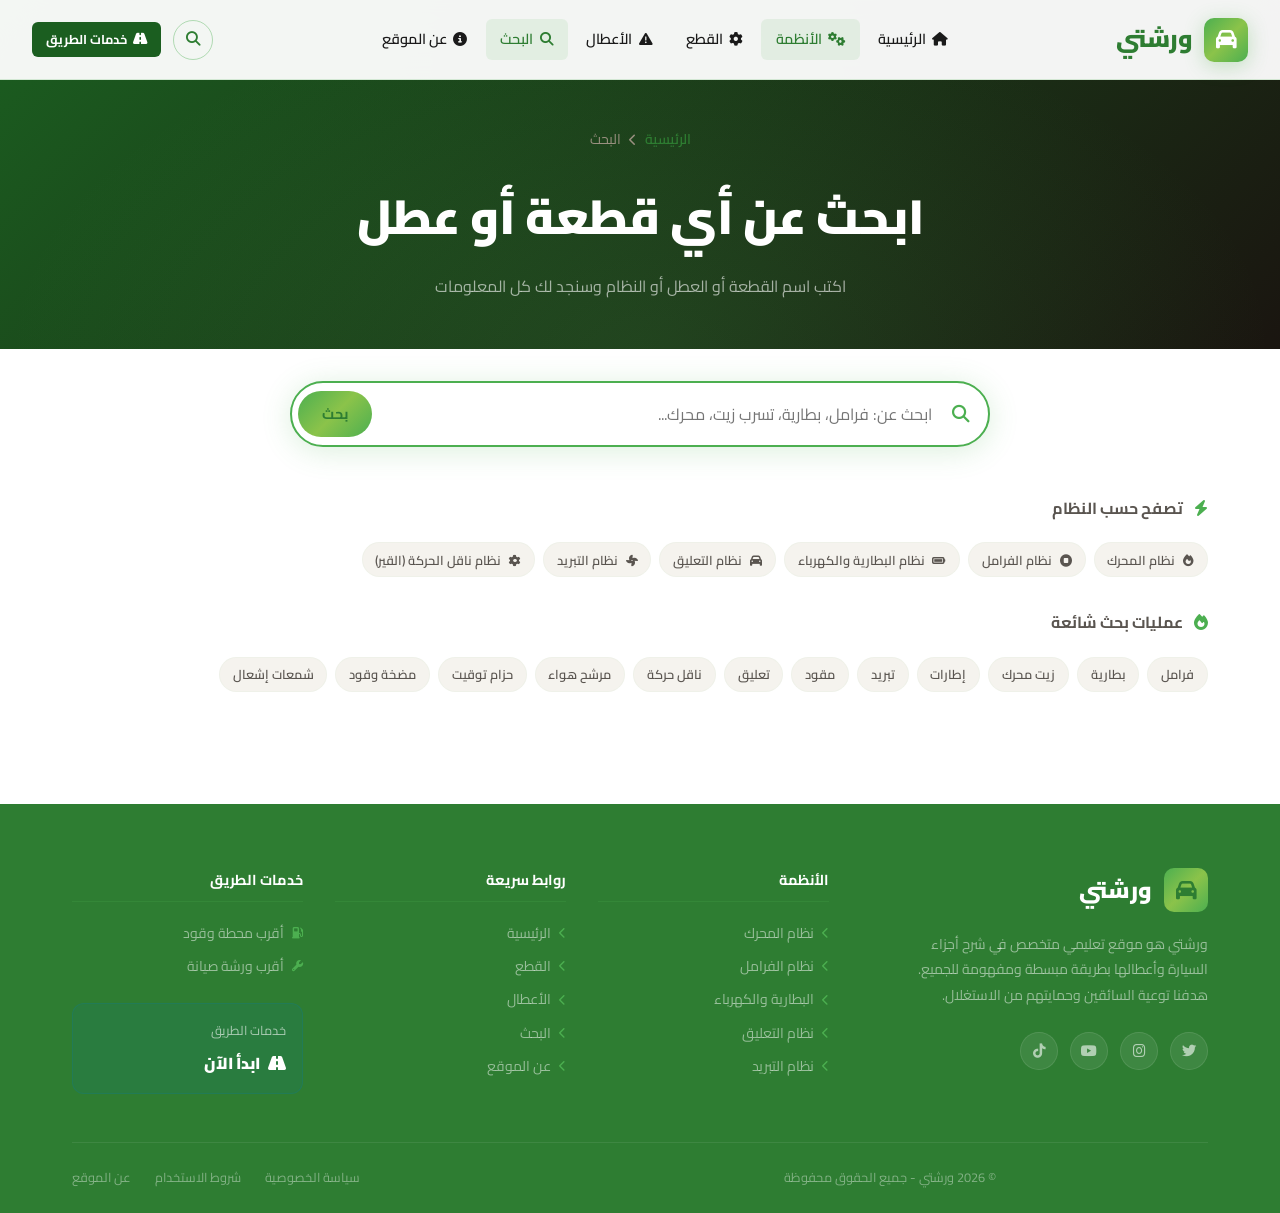
<file: search.html>
<!DOCTYPE html>
<html lang="ar" dir="rtl">
<head>
  <meta charset="UTF-8">
  <meta name="viewport" content="width=device-width, initial-scale=1.0">
  <meta name="description" content="البحث في ورشتي - ابحث عن أي قطعة أو عطل في سيارتك">
  <title>البحث | ورشتي</title>
  <link rel="icon" href="data:image/svg+xml,<svg xmlns='http://www.w3.org/2000/svg' viewBox='0 0 100 100'><text y='.9em' font-size='90'>🔧</text></svg>">
  <link rel="stylesheet" href="style.css">
  <link rel="stylesheet" href="responsive.css">
  <link rel="stylesheet" href="https://cdnjs.cloudflare.com/ajax/libs/font-awesome/6.5.0/css/all.min.css">
  <link href="https://fonts.googleapis.com/css2?family=Cairo:wght@300;400;600;700;900&family=Tajawal:wght@300;400;500;700;800;900&display=swap" rel="stylesheet">
</head>
<body>

  <nav class="navbar" id="navbar">
    <div class="nav-container">
      <a href="index.html" class="nav-logo">
        <div class="nav-logo-icon"><i class="fas fa-car"></i></div>
        <span class="nav-logo-text">ورشتي</span>
      </a>
      <ul class="nav-menu">
        <li><a href="index.html" class="nav-link"><i class="fas fa-house"></i> الرئيسية</a></li>
        <li><a href="systems.html" class="nav-link active"><i class="fas fa-gears"></i> الأنظمة</a></li>
        <li><a href="parts.html" class="nav-link"><i class="fas fa-cog"></i> القطع</a></li>
        <li><a href="faults.html" class="nav-link"><i class="fas fa-triangle-exclamation"></i> الأعطال</a></li>
        <li><a href="search.html" class="nav-link"><i class="fas fa-search"></i> البحث</a></li>
        <li><a href="about.html" class="nav-link"><i class="fas fa-circle-info"></i> عن الموقع</a></li>
      </ul>
      <div class="nav-actions">
        <button class="nav-search-btn" onclick="window.location.href='search.html'"><i class="fas fa-search"></i></button>
        <a href="emergency.html" class="nav-emergency-btn"><i class="fas fa-road"></i> خدمات الطريق</a>
      </div>
      <button class="nav-hamburger"><span></span><span></span><span></span></button>
    </div>
  </nav>

  <div class="mobile-menu">
    <button class="mobile-menu-close"><i class="fas fa-times"></i></button>
    <a href="index.html" class="nav-link"><i class="fas fa-house"></i> الرئيسية</a>
    <a href="systems.html" class="nav-link"><i class="fas fa-gears"></i> الأنظمة</a>
    <a href="parts.html" class="nav-link"><i class="fas fa-cog"></i> القطع</a>
    <a href="faults.html" class="nav-link"><i class="fas fa-triangle-exclamation"></i> الأعطال</a>
    <a href="search.html" class="nav-link active"><i class="fas fa-search"></i> البحث</a>
    <a href="about.html" class="nav-link"><i class="fas fa-circle-info"></i> عن الموقع</a>
  </div>

  <div class="page-header">
    <div class="container page-header-content">
      <div class="breadcrumb" style="justify-content:center; margin-bottom:1.5rem;">
        <a href="index.html">الرئيسية</a>
        <span class="breadcrumb-sep"><i class="fas fa-chevron-left"></i></span>
        <span>البحث</span>
      </div>
      <h1 class="page-header-title">ابحث عن أي قطعة أو عطل</h1>
      <p class="page-header-desc">اكتب اسم القطعة أو العطل أو النظام وسنجد لك كل المعلومات</p>
    </div>
  </div>

  <section class="section" style="padding-top:2rem;">
    <div class="container">
      <div style="max-width:700px; margin:0 auto 3rem;">
        <div class="search-bar-wrapper" style="position:relative;">
          <i class="fas fa-search search-bar-icon"></i>
          <input type="text" id="main-search-input" class="search-bar" placeholder="ابحث عن: فرامل، بطارية، تسرب زيت، محرك..." autofocus>
          <button class="search-bar-btn" id="main-search-btn">بحث</button>
          <div class="search-results-dropdown" id="main-search-dropdown"></div>
        </div>
      </div>

      <div id="recent-searches"></div>

      <div id="quick-categories">
        <h3 style="font-size:1rem; font-weight:700; color:var(--text-secondary); margin-bottom:1.25rem;">
          <i class="fas fa-bolt" style="color:var(--green); margin-left:0.5rem;"></i>
          تصفح حسب النظام
        </h3>
        <div class="tags-cloud" id="system-tags">
        </div>

        <h3 style="font-size:1rem; font-weight:700; color:var(--text-secondary); margin-top:2rem; margin-bottom:1.25rem;">
          <i class="fas fa-fire" style="color:var(--green); margin-left:0.5rem;"></i>
          عمليات بحث شائعة
        </h3>
        <div class="tags-cloud">
          <button class="tag" onclick="doSearch('فرامل')">فرامل</button>
          <button class="tag" onclick="doSearch('بطارية')">بطارية</button>
          <button class="tag" onclick="doSearch('زيت محرك')">زيت محرك</button>
          <button class="tag" onclick="doSearch('إطارات')">إطارات</button>
          <button class="tag" onclick="doSearch('تبريد')">تبريد</button>
          <button class="tag" onclick="doSearch('مقود')">مقود</button>
          <button class="tag" onclick="doSearch('تعليق')">تعليق</button>
          <button class="tag" onclick="doSearch('ناقل حركة')">ناقل حركة</button>
          <button class="tag" onclick="doSearch('مرشح هواء')">مرشح هواء</button>
          <button class="tag" onclick="doSearch('حزام توقيت')">حزام توقيت</button>
          <button class="tag" onclick="doSearch('مضخة وقود')">مضخة وقود</button>
          <button class="tag" onclick="doSearch('شمعات إشعال')">شمعات إشعال</button>
        </div>
      </div>

      <div id="results-count" style="font-size:0.9rem; color:var(--text-muted); margin:2rem 0 1rem; font-weight:600;"></div>

      <div id="search-results"></div>
    </div>
  </section>

  <footer class="footer">
    <div class="container">
      <div class="footer-grid">
        <div class="footer-brand">
          <a href="index.html" class="footer-logo">
            <div class="footer-logo-icon"><i class="fas fa-car"></i></div>
            <span class="footer-logo-text">ورشتي</span>
          </a>
          <p class="footer-desc">
            ورشتي هو موقع تعليمي متخصص في شرح أجزاء السيارة وأعطالها بطريقة مبسطة ومفهومة للجميع. هدفنا توعية السائقين وحمايتهم من الاستغلال.
          </p>
          <div class="footer-social">
            <a href="#" class="footer-social-btn"><i class="fab fa-twitter"></i></a>
            <a href="#" class="footer-social-btn"><i class="fab fa-instagram"></i></a>
            <a href="#" class="footer-social-btn"><i class="fab fa-youtube"></i></a>
            <a href="#" class="footer-social-btn"><i class="fab fa-tiktok"></i></a>
          </div>
        </div>

        <div>
          <h4 class="footer-col-title">الأنظمة</h4>
          <ul class="footer-links">
            <li><a href="systems.html?system=engine" class="footer-link"><i class="fas fa-chevron-left"></i> نظام المحرك</a></li>
            <li><a href="systems.html?system=brakes" class="footer-link"><i class="fas fa-chevron-left"></i> نظام الفرامل</a></li>
            <li><a href="systems.html?system=battery" class="footer-link"><i class="fas fa-chevron-left"></i> البطارية والكهرباء</a></li>
            <li><a href="systems.html?system=suspension" class="footer-link"><i class="fas fa-chevron-left"></i> نظام التعليق</a></li>
            <li><a href="systems.html?system=cooling" class="footer-link"><i class="fas fa-chevron-left"></i> نظام التبريد</a></li>
          </ul>
        </div>

        <div>
          <h4 class="footer-col-title">روابط سريعة</h4>
          <ul class="footer-links">
            <li><a href="index.html" class="footer-link"><i class="fas fa-chevron-left"></i> الرئيسية</a></li>
            <li><a href="parts.html" class="footer-link"><i class="fas fa-chevron-left"></i> القطع</a></li>
            <li><a href="faults.html" class="footer-link"><i class="fas fa-chevron-left"></i> الأعطال</a></li>
            <li><a href="search.html" class="footer-link"><i class="fas fa-chevron-left"></i> البحث</a></li>

            <li><a href="about.html" class="footer-link"><i class="fas fa-chevron-left"></i> عن الموقع</a></li>
          </ul>
        </div>

        <div>
          <h4 class="footer-col-title">خدمات الطريق</h4>
          <ul class="footer-links">
            <li><a href="emergency.html" class="footer-link"><i class="fas fa-gas-pump"></i> أقرب محطة وقود</a></li>
            <li><a href="emergency.html" class="footer-link"><i class="fas fa-wrench"></i> أقرب ورشة صيانة</a></li>
          </ul>
          <div style="margin-top:1.5rem; padding:1rem; background:rgba(0,119,182,0.1); border-radius:var(--radius-md); border:1px solid rgba(0,119,182,0.2);">
            <p style="font-size:0.8rem; color:rgba(255,255,255,0.6); margin-bottom:0.5rem;">خدمات الطريق</p>
            <a href="emergency.html" style="font-size:1rem; font-weight:900; color:#ffffff; text-decoration:none; display:inline-flex; align-items:center; gap:0.5rem;"><i class="fas fa-road"></i> ابدأ الآن</a>
          </div>
        </div>
      </div>

      <div class="footer-bottom">
        <p class="footer-copyright">
          <p class="footer-copyright">&copy; 2026 ورشتي - جميع الحقوق محفوظة</p>
        </p>
        <div class="footer-bottom-links">
          <a href="#" class="footer-bottom-link">سياسة الخصوصية</a>
          <a href="#" class="footer-bottom-link">شروط الاستخدام</a>
          <a href="about.html" class="footer-bottom-link">عن الموقع</a>
        </div>
      </div>
    </div>
  </footer>

  <div class="toast-container"></div>
  <script src="storage.js"></script>
  <script src="data.js"></script>
  <script src="main.js"></script>
  <script src="search.js"></script>
  <script src="system.js"></script>
  <script>
    function doSearch(query) {
      document.querySelector('#main-search-input').value = query;
      const results = SearchEngine.search(query);
      SearchEngine.renderResults(results, query);
      Storage.addRecentSearch(query);
      document.querySelector('#quick-categories').style.display = 'none';
      document.querySelector('#recent-searches').style.display = 'none';
      window.scrollTo({ top: document.querySelector('#search-results').offsetTop - 100, behavior: 'smooth' });
    }

    document.addEventListener('DOMContentLoaded', () => {
      const systemTags = document.querySelector('#system-tags');
      if (systemTags && typeof WorkshatiData !== 'undefined') {
        systemTags.innerHTML = WorkshatiData.systems.map(s => `
          <button class="tag" onclick="doSearch('${s.name.ar}')">
            <i class="fas ${s.icon}" style="margin-left:0.3rem; font-size:0.75rem;"></i>
            ${s.name.ar}
          </button>
        `).join('');
      }

      const q = new URLSearchParams(window.location.search).get('q');
      if (q) {
        document.querySelector('#quick-categories').style.display = 'none';
        document.querySelector('#recent-searches').style.display = 'none';
        Storage.addRecentSearch(q);
      }

      const input = document.querySelector('#main-search-input');
      if (input) {
        input.addEventListener('keydown', (e) => {
          if (e.key === 'Enter') {
            const query = input.value.trim();
            if (query) {
              document.querySelector('#quick-categories').style.display = 'none';
              document.querySelector('#recent-searches').style.display = 'none';
              Storage.addRecentSearch(query);
            }
          }
        });
        document.querySelector('#main-search-btn')?.addEventListener('click', () => {
          const query = input.value.trim();
          if (query) {
            document.querySelector('#quick-categories').style.display = 'none';
            document.querySelector('#recent-searches').style.display = 'none';
            Storage.addRecentSearch(query);
          }
        });
      }
    });
  </script>
</body>
</html>
</file>
<file: style.css>
@import url('https://fonts.googleapis.com/css2?family=Tajawal:wght@300;400;500;700;800;900&family=Cairo:wght@300;400;600;700;900&family=Playfair+Display:wght@400;700&display=swap');

:root {
  --green: #4CAF50;
  --green-light: #8BC34A;
  --green-dark: #2E7D32;
  --green-gradient: linear-gradient(135deg, #4CAF50 0%, #8BC34A 50%, #4CAF50 100%);
  --green-shine: linear-gradient(135deg, #2E7D32 0%, #4CAF50 30%, #A5D6A7 60%, #4CAF50 80%, #2E7D32 100%);
  --dark: #1B5E20;
  --dark-soft: #2E7D32;
  --dark-card: #388E3C;
  --dark-border: #4CAF50;
  --white: #FFFFFF;
  --white-soft: #F8F6F0;
  --white-muted: #E8E4D8;
  --gray-light: #F5F3EE;
  --gray-mid: #9A9080;
  --gray-dark: #4A4540;
  --text-primary: #1A1A1A;
  --text-secondary: #5A5550;
  --text-muted: #9A9080;
  --danger: #D64045;
  --warning: #F4A261;
  --success: #2D6A4F;
  --info: #1B4F72;
  --shadow-green: 0 4px 20px rgba(76, 175, 80, 0.3);
  --shadow-dark: 0 8px 40px rgba(76, 175, 80, 0.08);
  --shadow-card: 0 2px 20px rgba(76, 175, 80, 0.04);
  --radius-sm: 6px;
  --radius-md: 12px;
  --radius-lg: 20px;
  --radius-xl: 32px;
  --transition: all 0.3s cubic-bezier(0.4, 0, 0.2, 1);
  --transition-slow: all 0.5s cubic-bezier(0.4, 0, 0.2, 1);
  --font-arabic: 'Cairo', 'Tajawal', sans-serif;
  --font-display: 'Playfair Display', serif;
  --nav-height: 80px;
}

*, *::before, *::after {
  margin: 0;
  padding: 0;
  box-sizing: border-box;
}

html {
  scroll-behavior: smooth;
  font-size: 16px;
}

body {
  font-family: var(--font-arabic);
  background-color: var(--white);
  color: var(--text-primary);
  direction: rtl;
  text-align: right;
  line-height: 1.7;
  overflow-x: hidden;
}

body.ltr-mode {
  direction: ltr;
  text-align: left;
}

a {
  text-decoration: none;
  color: inherit;
  transition: var(--transition);
}

ul, ol {
  list-style: none;
}

img {
  max-width: 100%;
  height: auto;
  display: block;
}

button {
  cursor: pointer;
  border: none;
  outline: none;
  font-family: var(--font-arabic);
}

input, select, textarea {
  font-family: var(--font-arabic);
  outline: none;
}

::-webkit-scrollbar {
  width: 8px;
}
::-webkit-scrollbar-track {
  background: var(--white-soft);
}
::-webkit-scrollbar-thumb {
  background: var(--green);
  border-radius: 4px;
}
::-webkit-scrollbar-thumb:hover {
  background: var(--green-dark);
}

.navbar {
  position: fixed;
  top: 0;
  right: 0;
  left: 0;
  z-index: 1000;
  height: var(--nav-height);
  background: rgba(255, 255, 255, 0.95);
  backdrop-filter: blur(20px);
  -webkit-backdrop-filter: blur(20px);
  border-bottom: 1px solid rgba(76, 175, 80, 0.2);
  transition: var(--transition);
}

.navbar.scrolled {
  background: rgba(255, 255, 255, 0.95);
  border-bottom-color: rgba(76, 175, 80, 0.2);
  box-shadow: 0 4px 30px rgba(76, 175, 80, 0.1);
}

.navbar.scrolled .nav-logo-text,
.navbar.scrolled .nav-link {
  color: var(--green-dark);
}

.navbar.scrolled .nav-link:hover {
  color: var(--green);
}

.nav-container {
  max-width: 1400px;
  margin: 0 auto;
  padding: 0 2rem;
  height: 100%;
  display: flex;
  align-items: center;
  justify-content: space-between;
  gap: 1rem;
}

.nav-logo {
  display: flex;
  align-items: center;
  gap: 0.75rem;
  text-decoration: none;
  flex-shrink: 0;
}

.nav-logo-icon {
  width: 44px;
  height: 44px;
  background: var(--green-gradient);
  border-radius: 10px;
  display: flex;
  align-items: center;
  justify-content: center;
  font-size: 1.3rem;
  color: var(--white);
  box-shadow: var(--shadow-green);
}

.nav-logo-text {
  font-size: 1.5rem;
  font-weight: 900;
  color: var(--green-dark);
  letter-spacing: -0.5px;
}

.nav-logo-text span {
  color: var(--green-dark);
}

.nav-menu {
  display: flex;
  align-items: center;
  gap: 0.25rem;
  flex: 1;
  justify-content: center;
}

.nav-link {
  padding: 0.5rem 0.9rem;
  font-size: 0.9rem;
  font-weight: 600;
  color: var(--text-primary);
  border-radius: var(--radius-sm);
  transition: var(--transition);
  white-space: nowrap;
  display: flex;
  align-items: center;
  gap: 0.4rem;
}

.nav-link i {
  font-size: 0.85rem;
}

.nav-link:hover,
.nav-link.active {
  color: var(--green-dark);
  background: rgba(76, 175, 80, 0.1);
}

.nav-actions {
  display: flex;
  align-items: center;
  gap: 0.75rem;
  flex-shrink: 0;
}

.nav-search-btn {
  width: 40px;
  height: 40px;
  border-radius: 50%;
  background: transparent;
  border: 1.5px solid rgba(76, 175, 80, 0.4);
  color: var(--green-dark);
  font-size: 0.9rem;
  display: flex;
  align-items: center;
  justify-content: center;
  transition: var(--transition);
}

.nav-search-btn:hover {
  background: var(--green-gradient);
  color: var(--green-dark);
  border-color: transparent;
}

.nav-lang-btn {
  padding: 0.4rem 0.9rem;
  border-radius: var(--radius-sm);
  background: var(--green-gradient);
  color: var(--green-dark);
  font-size: 0.8rem;
  font-weight: 700;
  transition: var(--transition);
  box-shadow: var(--shadow-green);
}

.nav-lang-btn:hover {
  transform: translateY(-1px);
  box-shadow: 0 6px 24px rgba(76, 175, 80, 0.4);
}

.nav-emergency-btn {
  padding: 0.4rem 0.9rem;
  border-radius: var(--radius-sm);
  background: #1b5e20;
  color: var(--white);
  font-size: 0.8rem;
  font-weight: 700;
  transition: var(--transition);
  display: flex;
  align-items: center;
  gap: 0.35rem;
  animation: pulse-red 2s infinite;
}

@keyframes pulse-red {
  0%, 100% { box-shadow: 0 0 0 0 rgba(214, 64, 69, 0.4); }
  50% { box-shadow: 0 0 0 8px rgba(214, 64, 69, 0); }
}

.nav-emergency-btn:hover {
  background: #b03035;
  transform: translateY(-1px);
}

.nav-hamburger {
  display: none;
  flex-direction: column;
  gap: 5px;
  cursor: pointer;
  padding: 8px;
  border-radius: var(--radius-sm);
  background: transparent;
  transition: var(--transition);
}

.nav-hamburger span {
  display: block;
  width: 24px;
  height: 2px;
  background: var(--text-primary);
  border-radius: 2px;
  transition: var(--transition);
}

.nav-hamburger.active span:nth-child(1) {
  transform: translateY(7px) rotate(45deg);
}
.nav-hamburger.active span:nth-child(2) {
  opacity: 0;
}
.nav-hamburger.active span:nth-child(3) {
  transform: translateY(-7px) rotate(-45deg);
}

.hero {
  min-height: 100vh;
  background: linear-gradient(160deg, #1B5E20 0%, #1A1510 40%, #1B5E20 100%);
  display: flex;
  align-items: center;
  position: relative;
  overflow: hidden;
  padding-top: var(--nav-height);
}

.hero::before {
  content: '';
  position: absolute;
  inset: 0;
  background: radial-gradient(ellipse at 30% 50%, rgba(76, 175, 80, 0.12) 0%, transparent 60%),
              radial-gradient(ellipse at 80% 20%, rgba(76, 175, 80, 0.08) 0%, transparent 50%);
  pointer-events: none;
}

.hero-particles {
  position: absolute;
  inset: 0;
  overflow: hidden;
  pointer-events: none;
}

.hero-particle {
  position: absolute;
  width: 2px;
  height: 2px;
  background: var(--green);
  border-radius: 50%;
  opacity: 0.4;
  animation: float-particle linear infinite;
}

@keyframes float-particle {
  0% { transform: translateY(100vh) translateX(0); opacity: 0; }
  10% { opacity: 0.4; }
  90% { opacity: 0.4; }
  100% { transform: translateY(-100px) translateX(50px); opacity: 0; }
}

.hero-container {
  max-width: 1400px;
  margin: 0 auto;
  padding: 4rem 2rem;
  display: grid;
  grid-template-columns: 1fr 1fr;
  gap: 4rem;
  align-items: center;
  position: relative;
  z-index: 1;
}

.hero-badge {
  display: inline-flex;
  align-items: center;
  gap: 0.5rem;
  padding: 0.4rem 1rem;
  background: rgba(76, 175, 80, 0.15);
  border: 1px solid rgba(76, 175, 80, 0.3);
  border-radius: 50px;
  color: var(--green);
  font-size: 0.8rem;
  font-weight: 600;
  margin-bottom: 1.5rem;
  letter-spacing: 0.5px;
}

.hero-badge i {
  font-size: 0.75rem;
}

.hero-title {
  font-size: clamp(2.5rem, 5vw, 4rem);
  font-weight: 900;
  color: var(--white);
  line-height: 1.2;
  margin-bottom: 1.5rem;
}

.hero-title .gold-text {
  color: var(--green);
}

.hero-subtitle {
  font-size: 1.1rem;
  color: rgba(255, 255, 255, 0.7);
  margin-bottom: 2.5rem;
  max-width: 500px;
  line-height: 1.8;
}

.hero-stats {
  display: flex;
  gap: 2rem;
  margin-bottom: 2.5rem;
}

.hero-stat {
  text-align: center;
}

.hero-stat-number {
  color: var(--green);
}

.hero-stat-label {
  font-size: 0.8rem;
  color: rgba(255, 255, 255, 0.5);
  margin-top: 0.25rem;
}

.hero-actions {
  display: flex;
  gap: 1rem;
  flex-wrap: wrap;
}

.hero-image-wrapper {
  position: relative;
  display: flex;
  align-items: center;
  justify-content: center;
}

.hero-image-container {
  position: relative;
  width: 100%;
  max-width: 560px;
  border-radius: var(--radius-xl);
  overflow: hidden;
  box-shadow: 0 30px 80px rgba(76,175,80,0.25), 0 0 0 1px rgba(76,175,80,0.2);
}

.hero-image-container img {
  width: 100%;
  height: 420px;
  object-fit: cover;
  display: block;
  opacity: 0.85;
}

.hero-image-overlay {
  position: absolute;
  inset: 0;
  background: linear-gradient(
    to bottom,
    transparent 10%,
    rgba(76, 175, 80, 0.3) 80%
  );
}

.hero-image-badge {
  position: absolute;
  bottom: 1.5rem;
  right: 1.5rem;
  background: rgba(76, 175, 80, 0.95);
  color: var(--green-dark);
  padding: 0.6rem 1.2rem;
  border-radius: var(--radius-md);
  font-size: 0.85rem;
  font-weight: 700;
  backdrop-filter: blur(10px);
}

.hero-floating-card {
  position: absolute;
  background: rgba(22, 22, 22, 0.9);
  border: 1px solid rgba(76, 175, 80, 0.3);
  border-radius: var(--radius-md);
  padding: 1rem 1.25rem;
  backdrop-filter: blur(20px);
  display: flex;
  align-items: center;
  gap: 0.75rem;
  box-shadow: 0 10px 40px rgba(76,175,80,0.2);
}

.hero-floating-card.card-1 {
  top: -20px;
  left: -30px;
  animation: float-card 3s ease-in-out infinite;
}

.hero-floating-card.card-2 {
  bottom: 30px;
  left: -40px;
  animation: float-card 3s ease-in-out infinite 1.5s;
}

@keyframes float-card {
  0%, 100% { transform: translateY(0); }
  50% { transform: translateY(-10px); }
}

.floating-card-icon {
  width: 40px;
  height: 40px;
  background: var(--green-gradient);
  border-radius: 8px;
  display: flex;
  align-items: center;
  justify-content: center;
  font-size: 1.1rem;
  color: var(--green-dark);
  flex-shrink: 0;
}

.floating-card-text {
  display: flex;
  flex-direction: column;
}

.floating-card-title {
  font-size: 0.85rem;
  font-weight: 700;
  color: var(--white);
}

.floating-card-sub {
  font-size: 0.75rem;
  color: var(--green);
}

.btn {
  display: inline-flex;
  align-items: center;
  justify-content: center;
  gap: 0.5rem;
  padding: 0.75rem 1.75rem;
  border-radius: var(--radius-md);
  font-size: 0.95rem;
  font-weight: 700;
  font-family: var(--font-arabic);
  transition: var(--transition);
  cursor: pointer;
  border: none;
  text-decoration: none;
  white-space: nowrap;
}

.btn-primary {
  background: var(--green-gradient);
  color: var(--green-dark);
  box-shadow: var(--shadow-green);
}

.btn-primary:hover {
  transform: translateY(-2px);
  box-shadow: 0 8px 30px rgba(76, 175, 80, 0.5);
}

.btn-secondary {
  background: transparent;
  color: var(--white);
  border: 1.5px solid rgba(255, 255, 255, 0.3);
}

.btn-secondary:hover {
  border-color: var(--green);
  color: var(--green);
  background: rgba(76, 175, 80, 0.1);
}

.btn-dark {
  background: var(--green-dark);
  color: var(--white);
  border: 1.5px solid var(--dark-border);
}

.btn-dark:hover {
  background: var(--dark-card);
  border-color: var(--green);
  color: var(--green);
}

.btn-outline-gold {
  background: transparent;
  color: var(--green-dark);
  border: 1.5px solid var(--green);
}

.btn-outline-gold:hover {
  background: var(--green-gradient);
  color: var(--green-dark);
  border-color: transparent;
}

.btn-danger {
  background: var(--danger);
  color: var(--white);
}

.btn-danger:hover {
  background: #b03035;
  transform: translateY(-2px);
}

.btn-sm {
  padding: 0.5rem 1.2rem;
  font-size: 0.85rem;
}

.btn-lg {
  padding: 1rem 2.5rem;
  font-size: 1.05rem;
}

.btn-icon {
  width: 44px;
  height: 44px;
  padding: 0;
  border-radius: 50%;
}

.section {
  padding: 5rem 0;
}

.section-dark {
  background: var(--green-dark);
  color: var(--white);
}

.section-soft {
  background: var(--white-soft);
}

.section-gold {
  background: linear-gradient(135deg, #1B5E20 0%, #1A1510 100%);
  color: var(--white);
}

.container {
  max-width: 1400px;
  margin: 0 auto;
  padding: 0 2rem;
}

.section-header {
  text-align: center;
  margin-bottom: 3.5rem;
}

.section-tag {
  display: inline-flex;
  align-items: center;
  gap: 0.5rem;
  padding: 0.35rem 1rem;
  background: rgba(76, 175, 80, 0.1);
  border: 1px solid rgba(76, 175, 80, 0.3);
  border-radius: 50px;
  color: var(--green-dark);
  font-size: 0.8rem;
  font-weight: 600;
  margin-bottom: 1rem;
  letter-spacing: 0.5px;
}

.section-title {
  font-size: clamp(1.8rem, 3vw, 2.8rem);
  font-weight: 900;
  color: var(--text-primary);
  line-height: 1.25;
  margin-bottom: 1rem;
}

.section-dark .section-title {
  color: var(--white);
}

.section-title .gold-text {
  color: var(--green);
}

.section-desc {
  font-size: 1rem;
  color: var(--text-secondary);
  max-width: 600px;
  margin: 0 auto;
  line-height: 1.8;
}

.section-dark .section-desc {
  color: rgba(255, 255, 255, 0.6);
}

.section-divider {
  width: 60px;
  height: 3px;
  background: var(--green-gradient);
  border-radius: 2px;
  margin: 1rem auto;
}

.card {
  background: var(--white);
  border-radius: var(--radius-lg);
  overflow: hidden;
  box-shadow: var(--shadow-card);
  border: 1px solid rgba(76, 175, 80, 0.03);
  transition: var(--transition);
}

.card:hover {
  transform: translateY(-6px);
  box-shadow: 0 20px 60px rgba(76, 175, 80, 0.06);
  border-color: rgba(76, 175, 80, 0.2);
}

.card-dark {
  background: var(--dark-card);
  border-color: var(--dark-border);
  color: var(--white);
}

.card-dark:hover {
  border-color: rgba(76, 175, 80, 0.4);
  box-shadow: 0 20px 60px rgba(76, 175, 80, 0.2), 0 0 0 1px rgba(76, 175, 80, 0.2);
}

.card-image {
  width: 100%;
  height: 200px;
  object-fit: cover;
  display: block;
}

.card-body {
  padding: 1.5rem;
}

.card-icon {
  width: 56px;
  height: 56px;
  background: var(--green-gradient);
  border-radius: var(--radius-md);
  display: flex;
  align-items: center;
  justify-content: center;
  font-size: 1.4rem;
  color: var(--green-dark);
  margin-bottom: 1.25rem;
  box-shadow: var(--shadow-green);
  flex-shrink: 0;
}

.card-title {
  font-size: 1.15rem;
  font-weight: 700;
  margin-bottom: 0.5rem;
  color: var(--text-primary);
}

.card-dark .card-title {
  color: var(--white);
}

.card-text {
  font-size: 0.9rem;
  color: var(--text-secondary);
  line-height: 1.7;
}

.card-dark .card-text {
  color: rgba(255, 255, 255, 0.6);
}

.card-footer {
  padding: 1rem 1.5rem;
  border-top: 1px solid rgba(76, 175, 80, 0.03);
  display: flex;
  align-items: center;
  justify-content: space-between;
  gap: 1rem;
}

.card-dark .card-footer {
  border-top-color: var(--dark-border);
}

.systems-grid {
  display: grid;
  grid-template-columns: repeat(auto-fill, minmax(280px, 1fr));
  gap: 1.5rem;
}

.system-card {
  background: var(--white);
  border-radius: var(--radius-lg);
  overflow: hidden;
  border: 1px solid rgba(76, 175, 80, 0.03);
  transition: var(--transition);
  cursor: pointer;
  text-decoration: none;
  display: block;
  color: inherit;
}

.system-card:hover {
  transform: translateY(-8px);
  box-shadow: 0 24px 60px rgba(76, 175, 80, 0.06);
  border-color: rgba(76, 175, 80, 0.3);
}

.system-card-image {
  width: 100%;
  height: 180px;
  object-fit: cover;
  display: block;
  transition: var(--transition-slow);
}

.system-card:hover .system-card-image {
  transform: scale(1.05);
}

.system-card-image-wrapper {
  overflow: hidden;
  position: relative;
}

.system-card-badge {
  position: absolute;
  top: 0.75rem;
  right: 0.75rem;
  background: var(--green-gradient);
  color: var(--green-dark);
  padding: 0.25rem 0.75rem;
  border-radius: 50px;
  font-size: 0.75rem;
  font-weight: 700;
}

.system-card-body {
  padding: 1.5rem;
}

.system-card-icon {
  width: 48px;
  height: 48px;
  background: var(--green-gradient);
  border-radius: var(--radius-md);
  display: flex;
  align-items: center;
  justify-content: center;
  font-size: 1.3rem;
  color: var(--green-dark);
  margin-bottom: 1rem;
  box-shadow: var(--shadow-green);
}

.system-card-title {
  font-size: 1.1rem;
  font-weight: 700;
  color: var(--text-primary);
  margin-bottom: 0.5rem;
}

.system-card-desc {
  font-size: 0.875rem;
  color: var(--text-secondary);
  line-height: 1.6;
  margin-bottom: 1rem;
}

.system-card-meta {
  display: flex;
  align-items: center;
  gap: 1rem;
  font-size: 0.8rem;
  color: var(--text-muted);
}

.system-card-meta span {
  display: flex;
  align-items: center;
  gap: 0.3rem;
}

.system-card-meta i {
  color: var(--green);
}

.parts-grid {
  display: grid;
  grid-template-columns: repeat(auto-fill, minmax(260px, 1fr));
  gap: 1.5rem;
}

.part-card {
  background: var(--white);
  border-radius: var(--radius-lg);
  overflow: hidden;
  border: 1px solid rgba(76, 175, 80, 0.03);
  transition: var(--transition);
  cursor: pointer;
  text-decoration: none;
  display: block;
  color: inherit;
}

.part-card:hover {
  transform: translateY(-6px);
  box-shadow: 0 20px 50px rgba(76, 175, 80, 0.05);
  border-color: rgba(76, 175, 80, 0.3);
}

.part-card-image-wrapper {
  overflow: hidden;
  position: relative;
  height: 200px;
  background: var(--gray-light);
}

.part-card-image {
  width: 100%;
  height: 100%;
  object-fit: cover;
  transition: var(--transition-slow);
}

.part-card:hover .part-card-image {
  transform: scale(1.08);
}

.part-card-overlay {
  position: absolute;
  inset: 0;
  background: linear-gradient(to bottom, transparent 50%, rgba(76,175,80,0.25) 100%);
  opacity: 0;
  transition: var(--transition);
}

.part-card:hover .part-card-overlay {
  opacity: 1;
}

.part-card-body {
  padding: 1.25rem;
}

.part-card-system {
  font-size: 0.75rem;
  font-weight: 600;
  color: var(--green-dark);
  background: rgba(76, 175, 80, 0.1);
  padding: 0.2rem 0.6rem;
  border-radius: 50px;
  display: inline-block;
  margin-bottom: 0.6rem;
}

.part-card-name {
  font-size: 1rem;
  font-weight: 700;
  color: var(--text-primary);
  margin-bottom: 0.4rem;
}

.part-card-desc {
  font-size: 0.85rem;
  color: var(--text-secondary);
  line-height: 1.6;
  margin-bottom: 0.75rem;
  display: -webkit-box;
  -webkit-line-clamp: 2;
  -webkit-box-orient: vertical;
  overflow: hidden;
}

.part-card-info {
  display: flex;
  gap: 0.75rem;
  flex-wrap: wrap;
}

.part-info-badge {
  display: flex;
  align-items: center;
  gap: 0.3rem;
  font-size: 0.75rem;
  color: var(--text-muted);
  background: var(--gray-light);
  padding: 0.2rem 0.6rem;
  border-radius: 50px;
}

.part-info-badge i {
  color: var(--green);
  font-size: 0.7rem;
}

.fault-card {
  background: var(--white);
  border-radius: var(--radius-lg);
  border: 1px solid rgba(76, 175, 80, 0.03);
  overflow: hidden;
  transition: var(--transition);
  cursor: pointer;
  text-decoration: none;
  display: block;
  color: inherit;
}

.fault-card:hover {
  transform: translateY(-4px);
  box-shadow: 0 16px 40px rgba(76, 175, 80, 0.05);
}

.fault-card-header {
  padding: 1.25rem 1.5rem;
  display: flex;
  align-items: flex-start;
  gap: 1rem;
  border-bottom: 1px solid rgba(76, 175, 80, 0.025);
}

.fault-severity {
  width: 44px;
  height: 44px;
  border-radius: var(--radius-md);
  display: flex;
  align-items: center;
  justify-content: center;
  font-size: 1.1rem;
  flex-shrink: 0;
}

.fault-severity.critical {
  background: rgba(214, 64, 69, 0.1);
  color: var(--danger);
}

.fault-severity.warning {
  background: rgba(244, 162, 97, 0.1);
  color: var(--warning);
}

.fault-severity.info {
  background: rgba(27, 79, 114, 0.1);
  color: var(--info);
}

.fault-card-title {
  font-size: 1rem;
  font-weight: 700;
  color: var(--text-primary);
  margin-bottom: 0.25rem;
}

.fault-card-system {
  font-size: 0.8rem;
  color: var(--green-dark);
  font-weight: 600;
}

.fault-card-body {
  padding: 1.25rem 1.5rem;
}

.fault-card-desc {
  font-size: 0.875rem;
  color: var(--text-secondary);
  line-height: 1.7;
  margin-bottom: 1rem;
}

.fault-symptoms {
  display: flex;
  flex-wrap: wrap;
  gap: 0.5rem;
}

.fault-symptom-tag {
  font-size: 0.75rem;
  padding: 0.25rem 0.6rem;
  background: var(--gray-light);
  border-radius: 50px;
  color: var(--text-secondary);
  border: 1px solid rgba(76,175,80,0.04);
}

.search-bar-wrapper {
  position: relative;
  max-width: 700px;
  margin: 0 auto;
}

.search-bar {
  width: 100%;
  padding: 1rem 1.5rem;
  padding-right: 3.5rem;
  border-radius: 50px;
  border: 2px solid rgba(76, 175, 80, 0.3);
  background: var(--white);
  font-size: 1rem;
  font-family: var(--font-arabic);
  color: var(--text-primary);
  transition: var(--transition);
  box-shadow: 0 4px 20px rgba(76, 175, 80, 0.03);
}

.search-bar:focus {
  border-color: var(--green);
  box-shadow: 0 4px 30px rgba(76, 175, 80, 0.2);
}

.search-bar-icon {
  position: absolute;
  right: 1.25rem;
  top: 50%;
  transform: translateY(-50%);
  color: var(--green);
  font-size: 1.1rem;
  pointer-events: none;
}

.search-bar-btn {
  position: absolute;
  left: 0.5rem;
  top: 50%;
  transform: translateY(-50%);
  padding: 0.6rem 1.5rem;
  background: var(--green-gradient);
  color: var(--green-dark);
  border-radius: 50px;
  font-size: 0.9rem;
  font-weight: 700;
  font-family: var(--font-arabic);
  border: none;
  cursor: pointer;
  transition: var(--transition);
}

.search-bar-btn:hover {
  box-shadow: var(--shadow-green);
}

.search-results-dropdown {
  position: absolute;
  top: calc(100% + 0.5rem);
  right: 0;
  left: 0;
  background: var(--white);
  border-radius: var(--radius-lg);
  box-shadow: 0 20px 60px rgba(76, 175, 80, 0.08);
  border: 1px solid rgba(76, 175, 80, 0.2);
  overflow: hidden;
  z-index: 100;
  display: none;
}

.search-results-dropdown.active {
  display: block;
}

.search-result-item {
  display: flex;
  align-items: center;
  gap: 1rem;
  padding: 0.875rem 1.25rem;
  transition: var(--transition);
  cursor: pointer;
  text-decoration: none;
  color: inherit;
  border-bottom: 1px solid rgba(76, 175, 80, 0.02);
}

.search-result-item:last-child {
  border-bottom: none;
}

.search-result-item:hover {
  background: var(--gray-light);
}

.search-result-icon {
  width: 36px;
  height: 36px;
  background: rgba(76, 175, 80, 0.1);
  border-radius: 8px;
  display: flex;
  align-items: center;
  justify-content: center;
  font-size: 0.9rem;
  color: var(--green-dark);
  flex-shrink: 0;
}

.search-result-title {
  font-size: 0.9rem;
  font-weight: 600;
  color: var(--text-primary);
}

.search-result-type {
  font-size: 0.75rem;
  color: var(--text-muted);
}

.features-grid {
  display: grid;
  grid-template-columns: repeat(auto-fill, minmax(280px, 1fr));
  gap: 2rem;
}

.feature-card {
  text-align: center;
  padding: 2rem;
  border-radius: var(--radius-lg);
  background: var(--white);
  border: 1px solid rgba(76, 175, 80, 0.03);
  transition: var(--transition);
}

.feature-card:hover {
  transform: translateY(-6px);
  box-shadow: 0 20px 50px rgba(76, 175, 80, 0.04);
  border-color: rgba(76, 175, 80, 0.2);
}

.feature-number {
  width: 48px;
  height: 48px;
  background: var(--green-gradient);
  border-radius: 50%;
  display: flex;
  align-items: center;
  justify-content: center;
  font-size: 1.1rem;
  font-weight: 900;
  color: var(--green-dark);
  margin: 0 auto 1.25rem;
  box-shadow: var(--shadow-green);
}

.feature-icon {
  font-size: 2.5rem;
  margin-bottom: 1rem;
  color: var(--green);
}

.feature-title {
  font-size: 1.05rem;
  font-weight: 700;
  color: var(--text-primary);
  margin-bottom: 0.5rem;
}

.feature-desc {
  font-size: 0.875rem;
  color: var(--text-secondary);
  line-height: 1.7;
}

.stats-grid {
  display: grid;
  grid-template-columns: repeat(4, 1fr);
  gap: 2rem;
}

.stat-card {
  text-align: center;
  padding: 2rem;
  border-radius: var(--radius-lg);
  background: rgba(255, 255, 255, 0.05);
  border: 1px solid rgba(76, 175, 80, 0.2);
  transition: var(--transition);
}

.stat-card:hover {
  background: rgba(76, 175, 80, 0.08);
  border-color: rgba(76, 175, 80, 0.4);
  transform: translateY(-4px);
}

.stat-number {
  font-size: 2.5rem;
  font-weight: 900;
  color: var(--green);
  display: block;
  line-height: 1;
  margin-bottom: 0.5rem;
}

.stat-label {
  font-size: 0.9rem;
  color: rgba(255, 255, 255, 0.6);
}

.filter-tabs {
  display: flex;
  gap: 0.5rem;
  flex-wrap: wrap;
  margin-bottom: 2rem;
}

.filter-tab {
  padding: 0.5rem 1.25rem;
  border-radius: 50px;
  font-size: 0.875rem;
  font-weight: 600;
  font-family: var(--font-arabic);
  cursor: pointer;
  border: 1.5px solid rgba(76, 175, 80, 0.05);
  background: var(--white);
  color: var(--text-secondary);
  transition: var(--transition);
}

.filter-tab:hover,
.filter-tab.active {
  background: var(--green-gradient);
  color: var(--green-dark);
  border-color: transparent;
  box-shadow: var(--shadow-green);
}

.breadcrumb {
  display: flex;
  align-items: center;
  gap: 0.5rem;
  font-size: 0.875rem;
  color: var(--text-muted);
  margin-bottom: 2rem;
  flex-wrap: wrap;
}

.breadcrumb a {
  color: var(--green-dark);
  font-weight: 600;
}

.breadcrumb a:hover {
  color: var(--green);
}

.breadcrumb-sep {
  color: var(--text-muted);
  font-size: 0.75rem;
}

.page-header {
  background: linear-gradient(135deg, #1B5E20 0%, #1A1510 100%);
  padding: calc(var(--nav-height) + 3rem) 0 3rem;
  position: relative;
  overflow: hidden;
}

.page-header::before {
  content: '';
  position: absolute;
  inset: 0;
  background: radial-gradient(ellipse at 50% 100%, rgba(76, 175, 80, 0.15) 0%, transparent 70%);
}

.page-header-content {
  position: relative;
  z-index: 1;
  text-align: center;
}

.page-header-title {
  font-size: clamp(2rem, 4vw, 3rem);
  font-weight: 900;
  color: var(--white);
  margin-bottom: 1rem;
}

.page-header-title .gold-text {
  background: var(--green-shine);
  -webkit-background-clip: text;
  -webkit-text-fill-color: transparent;
  background-clip: text;
}

.page-header-desc {
  font-size: 1rem;
  color: rgba(255, 255, 255, 0.6);
  max-width: 600px;
  margin: 0 auto;
}

.detail-layout {
  display: grid;
  grid-template-columns: 1fr 380px;
  gap: 2.5rem;
  align-items: start;
}

.detail-main {}

.detail-sidebar {}

.detail-image-main {
  width: 100%;
  height: 400px;
  object-fit: cover;
  border-radius: var(--radius-lg);
  margin-bottom: 2rem;
  box-shadow: var(--shadow-dark);
}

.detail-title {
  font-size: 2rem;
  font-weight: 900;
  color: var(--text-primary);
  margin-bottom: 0.5rem;
}

.detail-subtitle {
  font-size: 1rem;
  color: var(--green-dark);
  font-weight: 600;
  margin-bottom: 1.5rem;
}

.detail-description {
  font-size: 0.95rem;
  color: var(--text-secondary);
  line-height: 1.9;
  margin-bottom: 2rem;
}

.detail-section-title {
  font-size: 1.2rem;
  font-weight: 700;
  color: var(--text-primary);
  margin-bottom: 1rem;
  padding-bottom: 0.5rem;
  border-bottom: 2px solid rgba(76, 175, 80, 0.2);
  display: flex;
  align-items: center;
  gap: 0.5rem;
}

.detail-section-title i {
  color: var(--green);
}

.detail-info-grid {
  display: grid;
  grid-template-columns: 1fr 1fr;
  gap: 1rem;
  margin-bottom: 2rem;
}

.detail-info-item {
  background: var(--white-soft);
  border-radius: var(--radius-md);
  padding: 1rem 1.25rem;
  border: 1px solid rgba(76, 175, 80, 0.025);
}

.detail-info-label {
  font-size: 0.75rem;
  color: var(--text-muted);
  font-weight: 600;
  text-transform: uppercase;
  letter-spacing: 0.5px;
  margin-bottom: 0.35rem;
}

.detail-info-value {
  font-size: 0.95rem;
  font-weight: 700;
  color: var(--text-primary);
}

.detail-info-value.gold {
  color: var(--green-dark);
}

.sidebar-card {
  background: var(--white);
  border-radius: var(--radius-lg);
  padding: 1.5rem;
  border: 1px solid rgba(76, 175, 80, 0.03);
  box-shadow: var(--shadow-card);
  margin-bottom: 1.5rem;
}

.sidebar-card-title {
  font-size: 1rem;
  font-weight: 700;
  color: var(--text-primary);
  margin-bottom: 1rem;
  display: flex;
  align-items: center;
  gap: 0.5rem;
}

.sidebar-card-title i {
  color: var(--green);
}

.emergency-hero {
  background: linear-gradient(135deg, #0d3b1f 0%, #1b5e20 100%);
  padding: calc(var(--nav-height) + 3rem) 0 3rem;
  text-align: center;
  position: relative;
  overflow: hidden;
}

.emergency-hero::before {
  content: '';
  position: absolute;
  inset: 0;
  background: radial-gradient(ellipse at 50% 50%, rgba(214, 64, 69, 0.2) 0%, transparent 70%);
}

.emergency-phone-input {
  width: 100%;
  padding: 1rem 1.5rem;
  border-radius: var(--radius-md);
  border: 2px solid rgba(76, 175, 80, 0.3);
  background: var(--white);
  font-size: 1.1rem;
  font-family: var(--font-arabic);
  color: var(--text-primary);
  transition: var(--transition);
  text-align: center;
  letter-spacing: 2px;
}

.emergency-phone-input:focus {
  border-color: var(--green);
  box-shadow: 0 0 0 4px rgba(76, 175, 80, 0.1);
}

.emergency-call-btn {
  display: flex;
  align-items: center;
  justify-content: center;
  gap: 0.75rem;
  width: 100%;
  padding: 1.25rem;
  background: var(--danger);
  color: var(--white);
  border-radius: var(--radius-md);
  font-size: 1.1rem;
  font-weight: 700;
  font-family: var(--font-arabic);
  border: none;
  cursor: pointer;
  transition: var(--transition);
  text-decoration: none;
  animation: pulse-red 2s infinite;
}

.emergency-call-btn:hover {
  background: #b03035;
  transform: translateY(-2px);
}

.map-container {
  width: 100%;
  height: 400px;
  border-radius: var(--radius-lg);
  overflow: hidden;
  border: 2px solid rgba(76, 175, 80, 0.2);
  box-shadow: var(--shadow-dark);
  background: #f0ede6;
  display: flex;
  align-items: center;
  justify-content: center;
  position: relative;
}

.map-placeholder {
  text-align: center;
  color: var(--text-muted);
}

.map-placeholder i {
  font-size: 3rem;
  color: var(--green);
  margin-bottom: 1rem;
  display: block;
}

.station-card {
  background: var(--white);
  border-radius: var(--radius-md);
  padding: 1.25rem;
  border: 1px solid rgba(76, 175, 80, 0.03);
  display: flex;
  align-items: center;
  gap: 1rem;
  transition: var(--transition);
  cursor: pointer;
  margin-bottom: 0.75rem;
}

.station-card:hover {
  border-color: rgba(76, 175, 80, 0.3);
  box-shadow: var(--shadow-card);
  transform: translateX(-4px);
}

.station-icon {
  width: 48px;
  height: 48px;
  background: var(--green-gradient);
  border-radius: var(--radius-md);
  display: flex;
  align-items: center;
  justify-content: center;
  font-size: 1.2rem;
  color: var(--green-dark);
  flex-shrink: 0;
}

.station-name {
  font-size: 0.95rem;
  font-weight: 700;
  color: var(--text-primary);
}

.station-distance {
  font-size: 0.8rem;
  color: var(--green-dark);
  font-weight: 600;
}

.station-address {
  font-size: 0.8rem;
  color: var(--text-muted);
}

.accordion-item {
  border: 1px solid rgba(76, 175, 80, 0.04);
  border-radius: var(--radius-md);
  margin-bottom: 0.75rem;
  overflow: hidden;
  transition: var(--transition);
}

.accordion-item:hover {
  border-color: rgba(76, 175, 80, 0.2);
}

.accordion-header {
  padding: 1.25rem 1.5rem;
  display: flex;
  align-items: center;
  justify-content: space-between;
  gap: 1rem;
  cursor: pointer;
  background: var(--white);
  transition: var(--transition);
}

.accordion-header:hover {
  background: var(--gray-light);
}

.accordion-header.active {
  background: rgba(76, 175, 80, 0.05);
}

.accordion-title {
  font-size: 0.95rem;
  font-weight: 700;
  color: var(--text-primary);
  display: flex;
  align-items: center;
  gap: 0.75rem;
}

.accordion-title i {
  color: var(--green);
  font-size: 1rem;
}

.accordion-arrow {
  color: var(--green);
  font-size: 0.85rem;
  transition: var(--transition);
  flex-shrink: 0;
}

.accordion-header.active .accordion-arrow {
  transform: rotate(180deg);
}

.accordion-body {
  padding: 0 1.5rem;
  max-height: 0;
  overflow: hidden;
  transition: max-height 0.4s ease, padding 0.3s ease;
}

.accordion-body.active {
  padding: 1.25rem 1.5rem;
  max-height: 500px;
}

.accordion-body p {
  font-size: 0.9rem;
  color: var(--text-secondary);
  line-height: 1.8;
}

.footer {
  background: var(--green-dark);
  color: var(--white);
  padding: 4rem 0 0;
}

.footer-grid {
  display: grid;
  grid-template-columns: 2fr 1fr 1fr 1fr;
  gap: 3rem;
  margin-bottom: 3rem;
}

.footer-brand {}

.footer-logo {
  display: flex;
  align-items: center;
  gap: 0.75rem;
  margin-bottom: 1.25rem;
  text-decoration: none;
}

.footer-logo-icon {
  width: 44px;
  height: 44px;
  background: var(--green-gradient);
  border-radius: 10px;
  display: flex;
  align-items: center;
  justify-content: center;
  font-size: 1.3rem;
  color: var(--green-dark);
}

.footer-logo-text {
  font-size: 1.4rem;
  font-weight: 900;
  color: var(--white);
}

.footer-logo-text span {
  color: var(--green);
}

.footer-desc {
  font-size: 0.875rem;
  color: rgba(255, 255, 255, 0.5);
  line-height: 1.8;
  margin-bottom: 1.5rem;
  max-width: 300px;
}

.footer-social {
  display: flex;
  gap: 0.75rem;
}

.footer-social-btn {
  width: 38px;
  height: 38px;
  border-radius: 50%;
  background: rgba(255, 255, 255, 0.08);
  border: 1px solid rgba(255, 255, 255, 0.1);
  display: flex;
  align-items: center;
  justify-content: center;
  font-size: 0.9rem;
  color: rgba(255, 255, 255, 0.6);
  transition: var(--transition);
  text-decoration: none;
}

.footer-social-btn:hover {
  background: var(--green-gradient);
  color: var(--green-dark);
  border-color: transparent;
}

.footer-col-title {
  font-size: 0.9rem;
  font-weight: 700;
  color: var(--white);
  margin-bottom: 1.25rem;
  padding-bottom: 0.5rem;
  border-bottom: 1px solid rgba(76, 175, 80, 0.2);
}

.footer-links {
  display: flex;
  flex-direction: column;
  gap: 0.6rem;
}

.footer-link {
  font-size: 0.875rem;
  color: rgba(255, 255, 255, 0.5);
  text-decoration: none;
  transition: var(--transition);
  display: flex;
  align-items: center;
  gap: 0.5rem;
}

.footer-link:hover {
  color: var(--green);
  padding-right: 4px;
}

.footer-link i {
  font-size: 0.7rem;
  color: var(--green);
}

.footer-bottom {
  border-top: 1px solid rgba(255, 255, 255, 0.08);
  padding: 1.5rem 0;
  display: flex;
  align-items: center;
  justify-content: space-between;
  gap: 1rem;
  flex-wrap: wrap;
}

.footer-copyright {
  font-size: 0.8rem;
  color: rgba(255, 255, 255, 0.4);
}

.footer-copyright span {
  color: var(--green);
}

.footer-bottom-links {
  display: flex;
  gap: 1.5rem;
}

.footer-bottom-link {
  font-size: 0.8rem;
  color: rgba(255, 255, 255, 0.4);
  text-decoration: none;
  transition: var(--transition);
}

.footer-bottom-link:hover {
  color: var(--green);
}

.text-gold {
  color: var(--green-dark);
}

.text-center {
  text-align: center;
}

.text-muted {
  color: var(--text-muted);
}

.d-flex {
  display: flex;
}

.align-center {
  align-items: center;
}

.justify-between {
  justify-content: space-between;
}

.gap-1 { gap: 0.5rem; }
.gap-2 { gap: 1rem; }
.gap-3 { gap: 1.5rem; }

.mb-1 { margin-bottom: 0.5rem; }
.mb-2 { margin-bottom: 1rem; }
.mb-3 { margin-bottom: 1.5rem; }
.mb-4 { margin-bottom: 2rem; }
.mb-5 { margin-bottom: 3rem; }

.mt-1 { margin-top: 0.5rem; }
.mt-2 { margin-top: 1rem; }
.mt-3 { margin-top: 1.5rem; }
.mt-4 { margin-top: 2rem; }
.mt-5 { margin-top: 3rem; }

.badge {
  display: inline-flex;
  align-items: center;
  gap: 0.3rem;
  padding: 0.25rem 0.75rem;
  border-radius: 50px;
  font-size: 0.75rem;
  font-weight: 600;
}

.badge-gold {
  background: rgba(76, 175, 80, 0.1);
  color: var(--green-dark);
  border: 1px solid rgba(76, 175, 80, 0.3);
}

.badge-danger {
  background: rgba(214, 64, 69, 0.1);
  color: var(--danger);
  border: 1px solid rgba(214, 64, 69, 0.2);
}

.badge-success {
  background: rgba(45, 106, 79, 0.1);
  color: var(--success);
  border: 1px solid rgba(45, 106, 79, 0.2);
}

.badge-warning {
  background: rgba(244, 162, 97, 0.1);
  color: var(--warning);
  border: 1px solid rgba(244, 162, 97, 0.2);
}

.divider {
  width: 100%;
  height: 1px;
  background: rgba(76, 175, 80, 0.03);
  margin: 1.5rem 0;
}

.gold-line {
  width: 60px;
  height: 3px;
  background: var(--green-gradient);
  border-radius: 2px;
  margin: 0.75rem 0;
}

.gold-line-center {
  margin: 0.75rem auto;
}

.spinner {
  width: 40px;
  height: 40px;
  border: 3px solid rgba(76, 175, 80, 0.2);
  border-top-color: var(--green);
  border-radius: 50%;
  animation: spin 0.8s linear infinite;
  margin: 2rem auto;
}

@keyframes spin {
  to { transform: rotate(360deg); }
}

.fade-in {
  opacity: 0;
  transform: translateY(20px);
  transition: opacity 0.6s ease, transform 0.6s ease;
}

.fade-in.visible {
  opacity: 1;
  transform: translateY(0);
}

.tooltip-wrapper {
  position: relative;
  display: inline-block;
}

.tooltip {
  position: absolute;
  bottom: calc(100% + 8px);
  right: 50%;
  transform: translateX(50%);
  background: var(--green-dark);
  color: var(--white);
  padding: 0.4rem 0.8rem;
  border-radius: var(--radius-sm);
  font-size: 0.75rem;
  white-space: nowrap;
  opacity: 0;
  pointer-events: none;
  transition: var(--transition);
  z-index: 100;
}

.tooltip::after {
  content: '';
  position: absolute;
  top: 100%;
  right: 50%;
  transform: translateX(50%);
  border: 5px solid transparent;
  border-top-color: var(--green-dark);
}

.tooltip-wrapper:hover .tooltip {
  opacity: 1;
}

.progress-bar-wrapper {
  background: rgba(76, 175, 80, 0.03);
  border-radius: 50px;
  height: 8px;
  overflow: hidden;
}

.progress-bar-fill {
  height: 100%;
  background: var(--green-gradient);
  border-radius: 50px;
  transition: width 1s ease;
}

.tags-cloud {
  display: flex;
  flex-wrap: wrap;
  gap: 0.5rem;
}

.tag {
  padding: 0.3rem 0.8rem;
  border-radius: 50px;
  font-size: 0.8rem;
  font-weight: 600;
  background: var(--gray-light);
  color: var(--text-secondary);
  border: 1px solid rgba(76, 175, 80, 0.03);
  cursor: pointer;
  transition: var(--transition);
  text-decoration: none;
}

.tag:hover {
  background: var(--green-gradient);
  color: var(--green-dark);
  border-color: transparent;
}

.car-type-grid {
  display: grid;
  grid-template-columns: repeat(auto-fill, minmax(140px, 1fr));
  gap: 1rem;
}

.car-type-card {
  background: var(--white);
  border: 2px solid rgba(76, 175, 80, 0.04);
  border-radius: var(--radius-md);
  padding: 1.25rem 1rem;
  text-align: center;
  cursor: pointer;
  transition: var(--transition);
}

.car-type-card:hover,
.car-type-card.selected {
  border-color: var(--green);
  background: rgba(76, 175, 80, 0.05);
  box-shadow: var(--shadow-green);
}

.car-type-icon {
  font-size: 2rem;
  margin-bottom: 0.5rem;
  display: block;
}

.car-type-name {
  font-size: 0.875rem;
  font-weight: 700;
  color: var(--text-primary);
}

.toast-container {
  position: fixed;
  bottom: 2rem;
  left: 2rem;
  z-index: 9999;
  display: flex;
  flex-direction: column;
  gap: 0.75rem;
}

.toast {
  background: var(--dark-card);
  color: var(--white);
  padding: 1rem 1.5rem;
  border-radius: var(--radius-md);
  border-right: 4px solid var(--green);
  box-shadow: 0 10px 40px rgba(76, 175, 80, 0.15);
  display: flex;
  align-items: center;
  gap: 0.75rem;
  font-size: 0.875rem;
  font-weight: 600;
  animation: slide-in-toast 0.3s ease;
  max-width: 320px;
}

@keyframes slide-in-toast {
  from { transform: translateX(-100%); opacity: 0; }
  to { transform: translateX(0); opacity: 1; }
}

.toast i {
  color: var(--green);
  font-size: 1rem;
}

.mobile-menu {
  display: none;
  position: fixed;
  inset: 0;
  z-index: 999;
  background: rgba(10, 10, 10, 0.97);
  flex-direction: column;
  align-items: center;
  justify-content: center;
  gap: 1.5rem;
  padding: 2rem;
}

.mobile-menu.active {
  display: flex;
}

.mobile-menu .nav-link {
  font-size: 1.3rem;
  color: var(--white);
  padding: 0.75rem 2rem;
  width: 100%;
  text-align: center;
  border-radius: var(--radius-md);
}

.mobile-menu .nav-link:hover,
.mobile-menu .nav-link.active {
  background: rgba(76, 175, 80, 0.15);
  color: var(--green);
}

.mobile-menu-close {
  position: absolute;
  top: 1.5rem;
  left: 1.5rem;
  width: 44px;
  height: 44px;
  border-radius: 50%;
  background: rgba(255, 255, 255, 0.1);
  border: 1px solid rgba(255, 255, 255, 0.2);
  color: var(--white);
  font-size: 1.1rem;
  display: flex;
  align-items: center;
  justify-content: center;
  cursor: pointer;
  transition: var(--transition);
}

.mobile-menu-close:hover {
  background: var(--danger);
  border-color: var(--danger);
}

.about-grid {
  display: grid;
  grid-template-columns: 1fr 1fr;
  gap: 4rem;
  align-items: center;
}

.about-image-wrapper {
  position: relative;
  border-radius: var(--radius-xl);
  overflow: hidden;
}

.about-image {
  width: 100%;
  height: 500px;
  object-fit: cover;
  display: block;
}

.about-image-badge {
  position: absolute;
  bottom: 2rem;
  right: 2rem;
  background: var(--green-gradient);
  color: var(--green-dark);
  padding: 1rem 1.5rem;
  border-radius: var(--radius-md);
  font-weight: 700;
  font-size: 0.9rem;
  box-shadow: var(--shadow-green);
}

.about-content {}

.about-features {
  display: flex;
  flex-direction: column;
  gap: 1rem;
  margin-top: 2rem;
}

.about-feature-item {
  display: flex;
  align-items: flex-start;
  gap: 1rem;
  padding: 1rem;
  border-radius: var(--radius-md);
  background: var(--white-soft);
  border: 1px solid rgba(76, 175, 80, 0.02);
  transition: var(--transition);
}

.about-feature-item:hover {
  border-color: rgba(76, 175, 80, 0.2);
  background: rgba(76, 175, 80, 0.04);
}

.about-feature-icon {
  width: 44px;
  height: 44px;
  background: var(--green-gradient);
  border-radius: var(--radius-md);
  display: flex;
  align-items: center;
  justify-content: center;
  font-size: 1.1rem;
  color: var(--green-dark);
  flex-shrink: 0;
}

.about-feature-title {
  font-size: 0.95rem;
  font-weight: 700;
  color: var(--text-primary);
  margin-bottom: 0.25rem;
}

.about-feature-desc {
  font-size: 0.85rem;
  color: var(--text-secondary);
  line-height: 1.6;
}

[lang="en"] .ar-text { display: none; }
[lang="ar"] .en-text { display: none; }

@keyframes shimmer {
  0% { background-position: -200% 0; }
  100% { background-position: 200% 0; }
}

.shimmer {
  background: linear-gradient(90deg, #f0ede6 25%, #e8e4d8 50%, #f0ede6 75%);
  background-size: 200% 100%;
  animation: shimmer 1.5s infinite;
}

@keyframes bounce-in {
  0% { transform: scale(0.8); opacity: 0; }
  60% { transform: scale(1.05); }
  100% { transform: scale(1); opacity: 1; }
}

.bounce-in {
  animation: bounce-in 0.5s ease forwards;
}

@media print {
  .navbar, .footer, .nav-emergency-btn { display: none; }
  body { padding-top: 0; }
}
</file>
<file: responsive.css>
@media (min-width: 1400px) {
  .container {
    max-width: 1400px;
  }

  .hero-title {
    font-size: 4.5rem;
  }

  .stats-grid {
    grid-template-columns: repeat(4, 1fr);
  }
}

@media (max-width: 1399px) {
  .container {
    max-width: 1200px;
  }

  .footer-grid {
    grid-template-columns: 1.5fr 1fr 1fr 1fr;
    gap: 2rem;
  }
}

@media (max-width: 1199px) {
  :root {
    --nav-height: 72px;
  }

  .hero-container {
    gap: 2.5rem;
  }

  .hero-title {
    font-size: 3rem;
  }

  .detail-layout {
    grid-template-columns: 1fr 320px;
    gap: 2rem;
  }

  .about-grid {
    gap: 2.5rem;
  }

  .stats-grid {
    grid-template-columns: repeat(2, 1fr);
    gap: 1.5rem;
  }

  .footer-grid {
    grid-template-columns: 1fr 1fr;
    gap: 2rem;
  }

  .nav-menu {
    gap: 0;
  }

  .nav-link {
    padding: 0.5rem 0.7rem;
    font-size: 0.85rem;
  }
}

@media (max-width: 991px) {
  :root {
    --nav-height: 68px;
  }

  .nav-menu {
    display: none;
  }

  .nav-hamburger {
    display: flex;
  }

  .nav-actions .nav-lang-btn {
    display: none;
  }

  .hero-container {
    grid-template-columns: 1fr;
    text-align: center;
    gap: 3rem;
    padding: 3rem 2rem;
  }

  .hero-content {
    order: 1;
  }

  .hero-image-wrapper {
    order: 2;
  }

  .hero-badge {
    justify-content: center;
  }

  .hero-subtitle {
    margin: 0 auto 2rem;
  }

  .hero-stats {
    justify-content: center;
  }

  .hero-actions {
    justify-content: center;
  }

  .hero-floating-card.card-1 {
    top: -10px;
    left: -10px;
  }

  .hero-floating-card.card-2 {
    bottom: 10px;
    left: -10px;
  }

  .detail-layout {
    grid-template-columns: 1fr;
  }

  .detail-sidebar {
    order: -1;
  }

  .detail-info-grid {
    grid-template-columns: repeat(2, 1fr);
  }

  .about-grid {
    grid-template-columns: 1fr;
    gap: 2rem;
  }

  .about-image {
    height: 350px;
  }

  .footer-grid {
    grid-template-columns: 1fr 1fr;
    gap: 2rem;
  }

  .footer-brand {
    grid-column: 1 / -1;
  }

  .footer-desc {
    max-width: 100%;
  }

  .stats-grid {
    grid-template-columns: repeat(2, 1fr);
  }

  .systems-grid {
    grid-template-columns: repeat(2, 1fr);
  }

  .parts-grid {
    grid-template-columns: repeat(2, 1fr);
  }

  .section {
    padding: 3.5rem 0;
  }

  .section-title {
    font-size: 2rem;
  }
}

@media (max-width: 767px) {
  :root {
    --nav-height: 64px;
  }

  .container {
    padding: 0 1.25rem;
  }

  .hero-title {
    font-size: 2.2rem;
  }

  .page-header-title {
    font-size: 1.8rem;
  }

  .section-title {
    font-size: 1.7rem;
  }

  .hero-stats {
    gap: 1.25rem;
  }

  .hero-stat-number {
    font-size: 1.6rem;
  }

  .hero-floating-card {
    display: none;
  }

  .hero-image-container img {
    height: 280px;
  }

  .btn-lg {
    padding: 0.875rem 2rem;
    font-size: 1rem;
  }

  .hero-actions {
    flex-direction: column;
    align-items: center;
  }

  .hero-actions .btn {
    width: 100%;
    max-width: 300px;
  }

  .systems-grid {
    grid-template-columns: 1fr;
  }

  .parts-grid {
    grid-template-columns: 1fr;
  }

  .features-grid {
    grid-template-columns: 1fr;
  }

  .stats-grid {
    grid-template-columns: repeat(2, 1fr);
    gap: 1rem;
  }

  .car-type-grid {
    grid-template-columns: repeat(3, 1fr);
  }

  .detail-info-grid {
    grid-template-columns: 1fr 1fr;
  }

  .detail-title {
    font-size: 1.6rem;
  }

  .detail-image-main {
    height: 280px;
  }

  .footer-grid {
    grid-template-columns: 1fr;
    gap: 1.5rem;
  }

  .footer-bottom {
    flex-direction: column;
    text-align: center;
    gap: 0.75rem;
  }

  .footer-bottom-links {
    gap: 1rem;
    flex-wrap: wrap;
    justify-content: center;
  }

  .section {
    padding: 3rem 0;
  }

  .section-header {
    margin-bottom: 2.5rem;
  }

  .filter-tabs {
    gap: 0.4rem;
  }

  .filter-tab {
    padding: 0.4rem 1rem;
    font-size: 0.8rem;
  }

  .search-bar {
    padding: 0.875rem 1.25rem;
    padding-right: 3rem;
    font-size: 0.9rem;
  }

  .search-bar-btn {
    padding: 0.5rem 1.2rem;
    font-size: 0.85rem;
  }

  .map-container {
    height: 300px;
  }

  .toast-container {
    bottom: 1rem;
    left: 1rem;
    right: 1rem;
  }

  .toast {
    max-width: 100%;
  }

  .breadcrumb {
    font-size: 0.8rem;
  }

  .nav-container {
    padding: 0 1.25rem;
  }

  .nav-logo-text {
    font-size: 1.3rem;
  }
}

@media (max-width: 575px) {
  :root {
    --nav-height: 60px;
  }

  html {
    font-size: 15px;
  }

  .container {
    padding: 0 1rem;
  }

  .hero-title {
    font-size: 1.9rem;
  }

  .hero-subtitle {
    font-size: 0.95rem;
  }

  .hero-stats {
    gap: 1rem;
  }

  .hero-stat-number {
    font-size: 1.4rem;
  }

  .hero-stat-label {
    font-size: 0.7rem;
  }

  .hero-image-container img {
    height: 220px;
  }

  .section {
    padding: 2.5rem 0;
  }

  .section-title {
    font-size: 1.5rem;
  }

  .section-desc {
    font-size: 0.875rem;
  }

  .page-header {
    padding: calc(var(--nav-height) + 2rem) 0 2rem;
  }

  .page-header-title {
    font-size: 1.6rem;
  }

  .stats-grid {
    grid-template-columns: 1fr 1fr;
    gap: 0.75rem;
  }

  .stat-number {
    font-size: 2rem;
  }

  .stat-card {
    padding: 1.25rem;
  }

  .card-body {
    padding: 1.25rem;
  }

  .car-type-grid {
    grid-template-columns: repeat(2, 1fr);
  }

  .detail-info-grid {
    grid-template-columns: 1fr;
  }

  .detail-title {
    font-size: 1.4rem;
  }

  .about-image {
    height: 260px;
  }

  .footer {
    padding-top: 2.5rem;
  }

  .footer-social {
    gap: 0.5rem;
  }

  .btn {
    padding: 0.65rem 1.4rem;
    font-size: 0.875rem;
  }

  .btn-lg {
    padding: 0.8rem 1.75rem;
    font-size: 0.95rem;
  }

  .accordion-header {
    padding: 1rem 1.25rem;
  }

  .accordion-body.active {
    padding: 1rem 1.25rem;
  }

  .fault-card-header {
    padding: 1rem 1.25rem;
  }

  .fault-card-body {
    padding: 1rem 1.25rem;
  }

  .sidebar-card {
    padding: 1.25rem;
  }

  .emergency-hero {
    padding: calc(var(--nav-height) + 2rem) 0 2rem;
  }

  .map-container {
    height: 250px;
  }

  .nav-logo-text {
    font-size: 1.2rem;
  }

  .nav-logo-icon {
    width: 38px;
    height: 38px;
    font-size: 1.1rem;
  }

  .search-bar-wrapper {
    max-width: 100%;
  }
}

@media (max-width: 375px) {
  html {
    font-size: 14px;
  }

  .hero-title {
    font-size: 1.7rem;
  }

  .hero-stats {
    flex-wrap: wrap;
    justify-content: center;
  }

  .stats-grid {
    grid-template-columns: 1fr;
  }

  .car-type-grid {
    grid-template-columns: repeat(2, 1fr);
  }

  .filter-tabs {
    gap: 0.3rem;
  }

  .filter-tab {
    padding: 0.35rem 0.8rem;
    font-size: 0.75rem;
  }
}

@media (max-height: 500px) and (orientation: landscape) {
  .hero {
    min-height: auto;
    padding: calc(var(--nav-height) + 2rem) 0 2rem;
  }

  .hero-container {
    grid-template-columns: 1fr 1fr;
    gap: 2rem;
    padding: 2rem;
  }

  .hero-image-container img {
    height: 200px;
  }

  .hero-floating-card {
    display: none;
  }
}

@media (-webkit-min-device-pixel-ratio: 2), (min-resolution: 192dpi) {
  .nav-logo-icon,
  .card-icon,
  .system-card-icon,
  .feature-number {
    image-rendering: -webkit-optimize-contrast;
  }
}

@media (prefers-color-scheme: dark) {
}

@media (prefers-reduced-motion: reduce) {
  *, *::before, *::after {
    animation-duration: 0.01ms !important;
    animation-iteration-count: 1 !important;
    transition-duration: 0.01ms !important;
  }

  .hero-particle {
    display: none;
  }

  .hero-floating-card {
    animation: none;
  }
}

@media (min-width: 1600px) {
  .container {
    max-width: 1500px;
  }

  .hero-title {
    font-size: 5rem;
  }

  .systems-grid {
    grid-template-columns: repeat(4, 1fr);
  }

  .parts-grid {
    grid-template-columns: repeat(4, 1fr);
  }
}

@media (min-width: 768px) and (max-width: 1024px) {
  .systems-grid {
    grid-template-columns: repeat(2, 1fr);
  }

  .parts-grid {
    grid-template-columns: repeat(2, 1fr);
  }

  .features-grid {
    grid-template-columns: repeat(2, 1fr);
  }

  .hero-container {
    gap: 2rem;
  }

  .detail-layout {
    grid-template-columns: 1fr;
  }
}

@media (hover: none) and (pointer: coarse) {
  .card:hover,
  .system-card:hover,
  .part-card:hover,
  .fault-card:hover,
  .feature-card:hover,
  .stat-card:hover {
    transform: none;
  }

  .btn:hover {
    transform: none;
  }

  .nav-link:hover {
    background: transparent;
  }

  .system-card:hover .system-card-image,
  .part-card:hover .part-card-image {
    transform: none;
  }

  .nav-link {
    padding: 0.6rem 1rem;
    min-height: 44px;
  }

  .btn {
    min-height: 44px;
  }

  .filter-tab {
    min-height: 40px;
  }

  .accordion-header {
    min-height: 56px;
  }

  .search-result-item {
    min-height: 56px;
  }

  .station-card {
    min-height: 72px;
  }
}
</file>
